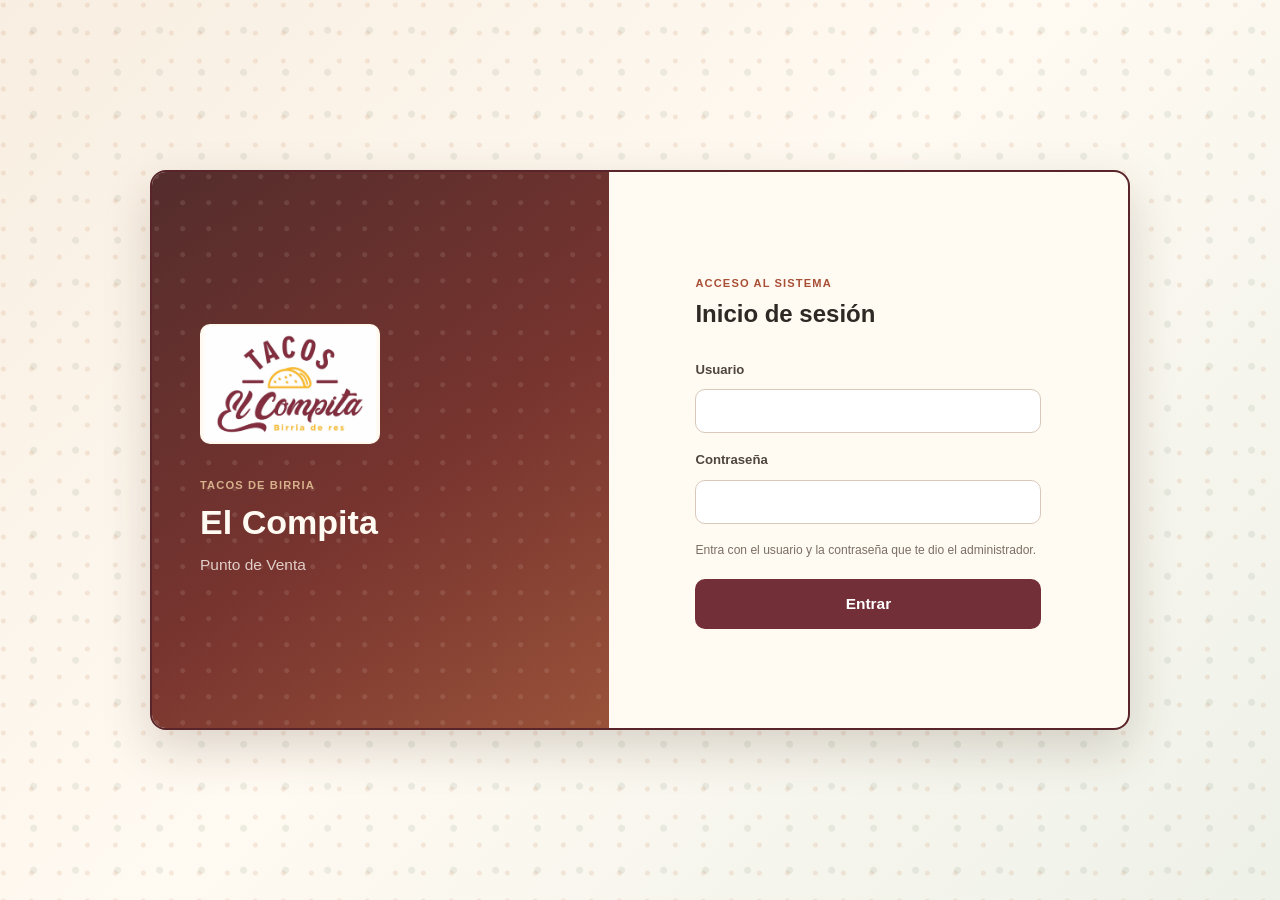
<file: POS/FronEnd/index.html>
<!DOCTYPE html>
<!--
    SISTEMA POS - TACOS DE BIRRIA EL COMPITA

    Estructura de la interfaz. La lógica vive en js/ (un archivo por módulo,
    cargados en orden al final del body) y la apariencia en css/styles.css.

    Mapa de secciones:
    1. Carga de sesión e inicio de sesión.
    2. Barra superior: logo, negocio, fecha, usuario y cierre de sesión.
    3. Navegación por rol: barra de pestañas del cajero y menú lateral con
       grupos desplegables del administrador.
    4. Pantallas: panel, venta, configuración, productos, almacén, categorías,
       ventas y cierre de caja.
    5. Modales y avisos.
-->
<html lang="es">
<head>
    <meta charset="UTF-8">
    <meta name="viewport" content="width=device-width, initial-scale=1, viewport-fit=cover">
    <meta name="theme-color" content="#6f292b">
    <!-- Permite "Agregar a pantalla de inicio" en el iPad y abrirla a pantalla completa. -->
    <meta name="apple-mobile-web-app-capable" content="yes">
    <meta name="mobile-web-app-capable" content="yes">
    <meta name="apple-mobile-web-app-status-bar-style" content="black-translucent">
    <meta name="apple-mobile-web-app-title" content="El Compita">
    <link rel="icon" href="../Public/assets/imagenes/Logo%20tcos%20el%20compita.jpg">
    <link rel="apple-touch-icon" href="../Public/assets/imagenes/Logo%20tcos%20el%20compita.jpg">
    <title>El Compita · Punto de Venta</title>
    <link rel="stylesheet" href="css/styles.css">
</head>
<body>
    <!-- Indicador de carga: se muestra mientras se verifica la sesión guardada. -->
    <div class="session-loading" id="session-loading" role="status" aria-live="polite">
        <span class="session-loading-spinner" aria-hidden="true"></span>
        <p>Cargando sesión…</p>
    </div>

    <!-- Acceso inicial: se muestra solo si no hay una sesión guardada válida. -->
    <main class="entry-screen" id="entry-screen" hidden>
        <section class="entry-panel" aria-labelledby="entry-title">
            <div class="entry-brand">
                <img src="../Public/assets/imagenes/Logo%20tcos%20el%20compita.jpg" alt="" class="entry-logo" width="180" height="120">
                <span class="eyebrow">Tacos de Birria</span>
                <h1 id="entry-title">El Compita</h1>
                <p>Punto de Venta</p>
            </div>
            <div class="entry-form-wrap">
                <span class="eyebrow">Acceso al sistema</span>
                <h2 id="login-heading">Inicio de sesión</h2>
                <!-- Enter (teclado físico) o "Ir" (teclado del iPad) envían el formulario.
                     No se elige rol: el servidor lo identifica con el usuario. -->
                <form id="entry-login-form" autocomplete="off" onsubmit="handleLoginSubmit(event)">
                    <label for="login-username">Usuario</label>
                    <input id="login-username" name="access-identifier" autocomplete="off" autocapitalize="none" autocorrect="off" spellcheck="false" enterkeyhint="go" required>
                    <label for="login-password">Contraseña</label>
                    <input id="login-password" name="access-secret" type="password" autocomplete="new-password" enterkeyhint="go" required>
                    <p class="entry-connection-note">Entra con el usuario y la contraseña que te dio el administrador.</p>
                    <button class="btn entry-submit" id="entry-submit" type="submit">Entrar</button>
                </form>
            </div>
        </section>
    </main>

    <div class="app" id="app-container" hidden>
        <!-- Barra superior: logo y nombre a la izquierda; fecha y sesión a la derecha. -->
        <header class="app-bar">
            <!-- Solo administrador: en celular abre y cierra el menú lateral; en
                 pantallas anchas lo contrae a iconos o lo vuelve a expandir. -->
            <button class="admin-nav-toggle" id="admin-nav-toggle" type="button" aria-controls="admin-nav" aria-expanded="false" onclick="toggleAdminNav()" hidden>
                <svg class="icon" viewBox="0 0 24 24" aria-hidden="true"><path d="M4 6h16M4 12h16M4 18h16"/></svg>
                <span class="visually-hidden" id="admin-nav-toggle-label">Menú</span>
            </button>
            <div class="brand">
                <img src="../Public/assets/imagenes/Logo%20tcos%20el%20compita.jpg" alt="Tacos de Birria El Compita" class="brand-logo" width="72" height="48">
                <div class="brand-text">
                    <span class="brand-kicker">Tacos de Birria</span>
                    <strong class="brand-name">El Compita</strong>
                </div>
            </div>
            <div class="app-bar-meta">
                <div class="business-day" aria-live="polite">
                    <span class="visually-hidden">Jornada del día:</span>
                    <strong id="current-business-date">Cargando fecha…</strong>
                </div>
                <div class="session-chip">
                    <span class="session-role" id="session-role"></span>
                    <span class="session-user" id="session-user"></span>
                </div>
                <button class="logout-button" id="session-logout" type="button" onclick="logoutSession()">
                    <svg class="icon" viewBox="0 0 24 24" aria-hidden="true"><path d="M15 4h4a1 1 0 0 1 1 1v14a1 1 0 0 1-1 1h-4"/><path d="M10 16l-4-4 4-4"/><path d="M6 12h10"/></svg>
                    <span>Cerrar sesión</span>
                </button>
            </div>
        </header>

        <!-- Navegación del cajero: cada botón activa una pantalla mediante showTab(). -->
        <nav class="tabs" id="cashier-nav" aria-label="Navegación principal">
            <button class="tab active" type="button" data-tab="pos" onclick="showTab('pos')">
                <svg class="icon" viewBox="0 0 24 24" aria-hidden="true"><circle cx="9" cy="20" r="1.5"/><circle cx="18" cy="20" r="1.5"/><path d="M2 3h3l2.6 12.4a1.5 1.5 0 0 0 1.5 1.1h8.9a1.5 1.5 0 0 0 1.5-1.2L21 8H6"/></svg>Venta
            </button>
            <button class="tab" type="button" data-tab="tables" onclick="showTab('tables')">
                <svg class="icon" viewBox="0 0 24 24" aria-hidden="true"><path d="M3 9h18"/><path d="M5 9v10M19 9v10"/><path d="M8 9V6h8v3"/></svg>Mesas
            </button>
            <button class="tab" type="button" data-tab="cashbox" onclick="showTab('cashbox')">
                <svg class="icon" viewBox="0 0 24 24" aria-hidden="true"><rect x="2" y="6" width="20" height="12" rx="2"/><circle cx="12" cy="12" r="2.5"/><path d="M6 12h.01M18 12h.01"/></svg>Cierre de caja
            </button>
            <button class="tab" type="button" data-tab="sales" onclick="showTab('sales')">
                <svg class="icon" viewBox="0 0 24 24" aria-hidden="true"><path d="M5 3h14v18l-3-2-2 2-2-2-2 2-2-2-3 2z"/><path d="M9 8h6M9 12h6M9 16h4"/></svg>Ventas
            </button>
        </nav>

        <!-- Navegación del administrador: menú lateral con grupos desplegables.
             Los botones usan las mismas data-tab que showTab() y se abre solo
             el grupo de la pantalla activa. En celular se muestra como cajón y en
             pantallas anchas se puede contraer a iconos: tocar el icono de un grupo
             despliega el menú encima de la pantalla y al elegir vuelve a iconos. -->
        <nav class="admin-nav" id="admin-nav" aria-label="Menú de administración" hidden>
            <button class="tab" type="button" data-tab="admin-dashboard" title="Panel" onclick="showTab('admin-dashboard')">
                <svg class="icon" viewBox="0 0 24 24" aria-hidden="true"><path d="M3 3v18h18"/><path d="M7 15l4-4 3 3 5-6"/></svg>
                <span class="admin-nav-label">Panel</span>
            </button>

            <div class="admin-nav-group">
                <button class="admin-nav-group-toggle" type="button" aria-expanded="false" aria-controls="admin-nav-sales" title="Ventas" onclick="toggleAdminNavGroup(this)">
                    <svg class="icon" viewBox="0 0 24 24" aria-hidden="true"><path d="M5 3h14v18l-3-2-2 2-2-2-2 2-2-2-3 2z"/><path d="M9 8h6M9 12h6M9 16h4"/></svg>
                    <span class="admin-nav-label">Ventas</span>
                    <svg class="icon admin-nav-chevron" viewBox="0 0 24 24" aria-hidden="true"><path d="M9 6l6 6-6 6"/></svg>
                </button>
                <div class="admin-nav-items" id="admin-nav-sales" hidden>
                    <button class="tab" type="button" data-tab="sales" onclick="showTab('sales')">Historial</button>
                    <button class="tab" type="button" data-tab="cashbox" onclick="showTab('cashbox')">Cierre de caja</button>
                </div>
            </div>

            <div class="admin-nav-group">
                <button class="admin-nav-group-toggle" type="button" aria-expanded="false" aria-controls="admin-nav-inventory" title="Inventario" onclick="toggleAdminNavGroup(this)">
                    <svg class="icon" viewBox="0 0 24 24" aria-hidden="true"><path d="M21 8l-9-5-9 5 9 5 9-5z"/><path d="M3 8v8l9 5 9-5V8"/><path d="M12 13v8"/></svg>
                    <span class="admin-nav-label">Inventario</span>
                    <svg class="icon admin-nav-chevron" viewBox="0 0 24 24" aria-hidden="true"><path d="M9 6l6 6-6 6"/></svg>
                </button>
                <div class="admin-nav-items" id="admin-nav-inventory" hidden>
                    <button class="tab" type="button" data-tab="admin" onclick="showTab('admin')">Productos</button>
                    <button class="tab" type="button" data-tab="categories" onclick="showTab('categories')">Categorías</button>
                    <button class="tab" type="button" data-tab="warehouse" onclick="showTab('warehouse')">Almacén</button>
                </div>
            </div>

            <div class="admin-nav-group">
                <button class="admin-nav-group-toggle" type="button" aria-expanded="false" aria-controls="admin-nav-system" title="Sistema" onclick="toggleAdminNavGroup(this)">
                    <svg class="icon" viewBox="0 0 24 24" aria-hidden="true"><path d="M4 6h10M18 6h2M4 12h4M12 12h8M4 18h12"/><circle cx="16" cy="6" r="2"/><circle cx="10" cy="12" r="2"/><circle cx="18" cy="18" r="2"/></svg>
                    <span class="admin-nav-label">Sistema</span>
                    <svg class="icon admin-nav-chevron" viewBox="0 0 24 24" aria-hidden="true"><path d="M9 6l6 6-6 6"/></svg>
                </button>
                <div class="admin-nav-items" id="admin-nav-system" hidden>
                    <button class="tab" type="button" data-tab="users" onclick="showTab('users')">Usuarios</button>
                    <button class="tab" type="button" data-tab="settings" onclick="showTab('settings')">Configuración</button>
                </div>
            </div>
        </nav>
        <!-- Fondo oscuro detrás del menú en celular; tocarlo cierra el menú. -->
        <div class="admin-nav-backdrop" onclick="closeAdminNav()" aria-hidden="true"></div>

        <main class="app-content">
            <!-- Panel administrativo: sus indicadores se calculan con el historial local actual. -->
            <section id="admin-dashboard-tab" class="tab-content" aria-labelledby="dashboard-title">
                <div class="page-heading">
                    <div>
                        <span class="eyebrow">Administración</span>
                        <h2 id="dashboard-title">Resumen del negocio</h2>
                    </div>
                    <label class="inline-field" for="dashboard-period">Periodo
                        <select id="dashboard-period" onchange="renderAdminDashboard()">
                            <option value="today">Hoy</option>
                            <option value="7">Últimos 7 días</option>
                            <option value="30">Últimos 30 días</option>
                            <option value="all">Todo el historial</option>
                        </select>
                    </label>
                </div>
                <div class="dashboard-metrics" aria-live="polite">
                    <article class="dashboard-metric"><span>Ventas netas</span><strong id="admin-metric-sales">$0.00</strong><small id="admin-metric-sales-caption">Periodo seleccionado</small></article>
                    <article class="dashboard-metric"><span>Transacciones</span><strong id="admin-metric-count">0</strong><small>Ventas registradas</small></article>
                    <article class="dashboard-metric"><span>Promedio por venta</span><strong id="admin-metric-average">$0.00</strong><small>Ticket promedio</small></article>
                    <article class="dashboard-metric"><span>Artículos vendidos</span><strong id="admin-metric-items">0</strong><small>Unidades en el periodo</small></article>
                </div>
                <div class="dashboard-columns">
                    <section class="panel">
                        <div class="panel-heading"><h3>Ventas por día</h3><span id="admin-chart-caption">Periodo seleccionado</span></div>
                        <div class="dashboard-chart" id="admin-sales-chart" aria-label="Gráfica de ventas por día"></div>
                    </section>
                    <section class="panel">
                        <div class="panel-heading"><h3>Inventario por revisar</h3><span id="admin-stock-count">0 productos</span></div>
                        <div class="dashboard-stock-list" id="admin-stock-alerts"></div>
                    </section>
                </div>
                <section class="panel">
                    <div class="panel-heading"><h3>Ventas recientes</h3><button class="btn btn-secondary btn-compact" type="button" onclick="showTab('sales')">Ver historial</button></div>
                    <div class="dashboard-recent-sales" id="admin-recent-sales"></div>
                </section>
            </section>

            <!-- Venta: catálogo de productos, carrito y resumen de la jornada. -->
            <section id="pos-tab" class="tab-content active" aria-label="Venta">
                <div class="pos-layout">
                    <div class="products-section">
                        <!-- Filtros de categoría; los genera loadCategoryTabs(). -->
                        <div class="category-tabs" id="category-tabs" role="group" aria-label="Categorías"></div>
                        <div id="products-grid" class="products-grid"></div>
                    </div>

                    <aside class="cart-section" aria-labelledby="cart-title">
                        <div class="cart-header">
                            <h3 id="cart-title">Carrito</h3>
                        </div>
                        <div class="cart-items" id="cart-items">
                            <div class="empty-cart">
                                <p>Carrito vacío<br>Toca un producto para comenzar</p>
                            </div>
                        </div>
                        <div class="cart-total" id="cart-total" hidden>
                            <div class="total-line">
                                <span>Subtotal</span>
                                <span id="subtotal">$0.00</span>
                            </div>
                            <div class="total-line">
                                <span id="tax-label">IVA</span>
                                <span id="tax">$0.00</span>
                            </div>
                            <div class="total-line final">
                                <span>Total</span>
                                <span id="total">$0.00</span>
                            </div>
                            <button class="checkout-btn" type="button" onclick="checkout()">Procesar venta</button>
                        </div>
                    </aside>

                    <div class="pos-today-summary">
                        <div><span>Ventas de hoy</span><strong id="today-sales-total">$0.00</strong></div>
                        <div><span>Órdenes</span><strong id="today-sales-count">0</strong></div>
                        <div><span>Artículos vendidos</span><strong id="today-items-count">0</strong></div>
                        <button class="btn btn-secondary btn-compact" type="button" onclick="showTab('cashbox')">Ir a cierre de caja</button>
                    </div>
                </div>
            </section>

            <!-- Mesas (mesero y cajero): cuadrícula de mesas y comanda de la mesa
                 elegida. La dibuja js/orders.js con datos de /api/comandas/. -->
            <section id="tables-tab" class="tab-content" aria-label="Mesas">
                <div id="tables-view"></div>
            </section>

            <!-- Configuración: tipo de cambio, IVA y mantenimiento de datos. -->
            <section id="settings-tab" class="tab-content" aria-labelledby="settings-title">
                <div class="page-heading">
                    <div>
                        <span class="eyebrow">Administración</span>
                        <h2 id="settings-title">Configuración del sistema</h2>
                    </div>
                </div>

                <div class="settings-container">
                    <!-- Tipo de cambio MXN/USD. -->
                    <div class="panel">
                        <h3>Tipo de cambio (dólar)</h3>
                        <form id="exchange-rate-form" onsubmit="updateExchangeRate(event)">
                            <div class="form-group">
                                <label for="exchange-rate-input">Tipo de cambio actual (MXN por USD)</label>
                                <div class="input-with-badge">
                                    <input type="number" id="exchange-rate-input" step="0.01" min="0" required placeholder="19.50" inputmode="decimal">
                                    <span class="value-badge" id="exchange-rate-display">$ ---</span>
                                </div>
                            </div>
                            <p class="field-help">Se usa para mostrar los precios también en dólares.</p>
                            <button type="submit" class="btn">Guardar tipo de cambio</button>
                        </form>
                        <p class="panel-footnote">Actual: <strong id="current-exchange-rate">$ ---</strong> MXN por USD</p>
                    </div>

                    <!-- Porcentaje de IVA de las ventas. -->
                    <div class="panel">
                        <h3>IVA</h3>
                        <form id="tax-rate-form" onsubmit="updateTaxRate(event)">
                            <div class="form-group">
                                <label for="tax-rate-input">Porcentaje de IVA (%)</label>
                                <div class="input-with-badge">
                                    <input type="number" id="tax-rate-input" step="0.01" min="0" max="100" required placeholder="8.00" inputmode="decimal">
                                    <span class="value-badge" id="tax-rate-display">---</span>
                                </div>
                            </div>
                            <p class="field-help">Ejemplo: con IVA de 8% y subtotal de $100 se agregan $8.</p>
                            <button type="submit" class="btn">Guardar IVA</button>
                        </form>
                        <p class="panel-footnote">Actual: <strong id="current-tax-rate">---</strong>%</p>
                    </div>

                    <!-- Número de mesas de la cuadrícula de comandas. -->
                    <div class="panel">
                        <h3>Mesas</h3>
                        <form id="table-count-form" onsubmit="updateTableCount(event)">
                            <div class="form-group">
                                <label for="table-count-input">Número de mesas</label>
                                <div class="input-with-badge">
                                    <input type="number" id="table-count-input" step="1" min="1" max="100" required placeholder="10" inputmode="numeric">
                                    <span class="value-badge" id="table-count-display">---</span>
                                </div>
                            </div>
                            <p class="field-help">Los meseros ven las mesas de la 1 a este número. No se pueden quitar mesas con una comanda abierta.</p>
                            <button type="submit" class="btn">Guardar mesas</button>
                        </form>
                    </div>
                </div>
            </section>

            <!-- Usuarios (solo administrador): alta, rol, activación y contraseñas. Usa siempre la API. -->
            <section id="users-tab" class="tab-content" aria-labelledby="users-title">
                <div class="page-heading">
                    <div>
                        <span class="eyebrow">Administración</span>
                        <h2 id="users-title">Usuarios</h2>
                    </div>
                    <div class="toolbar">
                        <label class="check-field">
                            <input type="checkbox" id="users-show-inactive" onchange="renderUsers()">
                            Mostrar inactivos
                        </label>
                        <button class="btn btn-secondary btn-compact" type="button" onclick="loadUsers()">Actualizar</button>
                    </div>
                </div>

                <div class="users-layout">
                    <div class="panel">
                        <div class="panel-heading">
                            <h3>Cuentas del sistema</h3>
                            <span id="users-count">0 activos</span>
                        </div>
                        <div class="table-wrapper">
                            <table class="data-table">
                                <thead>
                                    <tr>
                                        <th scope="col">Usuario</th>
                                        <th scope="col">Nombre</th>
                                        <th scope="col">Rol</th>
                                        <th scope="col">Estado</th>
                                        <th scope="col">Último acceso</th>
                                        <th scope="col">Acciones</th>
                                    </tr>
                                </thead>
                                <tbody id="users-list"></tbody>
                            </table>
                        </div>
                        <p class="field-help users-note">Los usuarios no se borran: se desactivan para conservar quién hizo cada venta y cierre. Debe quedar siempre al menos un administrador activo.</p>
                    </div>

                    <div class="users-forms">
                        <div class="panel panel-accent">
                            <span class="eyebrow">Nueva cuenta</span>
                            <h3>Agregar usuario</h3>
                            <form id="user-create-form" onsubmit="createUser(event)">
                                <div class="form-group">
                                    <label for="user-username">Usuario</label>
                                    <input type="text" id="user-username" required maxlength="150" pattern="[A-Za-z0-9.@+_\-]+" autocomplete="off" autocapitalize="none" spellcheck="false" placeholder="Ej.: maria">
                                    <small class="field-help">Sin espacios. Es el nombre para iniciar sesión.</small>
                                </div>
                                <div class="form-group">
                                    <label for="user-first-name">Nombre</label>
                                    <input type="text" id="user-first-name" maxlength="150" autocomplete="off">
                                </div>
                                <div class="form-group">
                                    <label for="user-last-name">Apellido</label>
                                    <input type="text" id="user-last-name" maxlength="150" autocomplete="off">
                                </div>
                                <div class="form-group">
                                    <label for="user-role">Rol</label>
                                    <select id="user-role" required>
                                        <option value="cashier">Cajero</option>
                                        <option value="admin">Administrador</option>
                                        <option value="waiter">Mesero</option>
                                    </select>
                                </div>
                                <div class="form-group">
                                    <label for="user-password">Contraseña</label>
                                    <input type="password" id="user-password" required minlength="8" autocomplete="new-password">
                                    <small class="field-help">Mínimo 8 caracteres; no puede ser solo números ni una contraseña común.</small>
                                </div>
                                <div class="form-group">
                                    <label for="user-password-confirm">Confirmar contraseña</label>
                                    <input type="password" id="user-password-confirm" required minlength="8" autocomplete="new-password">
                                </div>
                                <button type="submit" class="btn btn-block">Crear usuario</button>
                            </form>
                        </div>

                        <div class="panel">
                            <span class="eyebrow">Acceso</span>
                            <h3>Restablecer contraseña</h3>
                            <p class="field-help">El usuario deberá iniciar sesión de nuevo con la contraseña nueva.</p>
                            <form id="reset-password-form" onsubmit="resetUserPassword(event)">
                                <div class="form-group">
                                    <label for="reset-password-user">Usuario</label>
                                    <select id="reset-password-user" required></select>
                                </div>
                                <div class="form-group">
                                    <label for="reset-password">Contraseña nueva</label>
                                    <input type="password" id="reset-password" required minlength="8" autocomplete="new-password">
                                </div>
                                <div class="form-group">
                                    <label for="reset-password-confirm">Confirmar contraseña</label>
                                    <input type="password" id="reset-password-confirm" required minlength="8" autocomplete="new-password">
                                </div>
                                <button type="submit" class="btn btn-secondary btn-block">Cambiar contraseña</button>
                            </form>
                        </div>
                    </div>
                </div>
            </section>

            <!-- Productos: formulario de alta y lista administrativa del catálogo. -->
            <section id="admin-tab" class="tab-content" aria-labelledby="products-title">
                <div class="page-heading">
                    <div>
                        <span class="eyebrow">Catálogo</span>
                        <h2 id="products-title">Productos</h2>
                    </div>
                </div>
                <div class="admin-section">
                    <div class="panel">
                        <h3>Agregar producto</h3>
                        <form id="add-product-form" onsubmit="addProduct(event)">
                            <div class="form-group">
                                <label for="product-name">Nombre del producto</label>
                                <input type="text" id="product-name" required placeholder="Ej.: Coca Cola 600 ml" autocomplete="off">
                            </div>
                            <div class="form-group">
                                <label for="product-price">Precio</label>
                                <input type="number" id="product-price" step="0.01" min="0" required placeholder="0.00" inputmode="decimal">
                            </div>
                            <div class="form-group">
                                <label for="product-category">Categoría</label>
                                <div class="category-selector">
                                    <select id="product-category" required>
                                        <option value="">Seleccionar categoría…</option>
                                    </select>
                                    <button type="button" class="btn btn-secondary" onclick="showNewCategoryForm()">+ Nueva</button>
                                </div>
                            </div>
                            <div class="form-group" id="new-category-form" hidden>
                                <label for="new-category-name">Nombre de la nueva categoría</label>
                                <div class="category-selector">
                                    <input type="text" id="new-category-name" placeholder="Ej.: Bebidas calientes" autocomplete="off">
                                    <input type="color" id="new-category-color" value="#722F37" aria-label="Color de la categoría">
                                    <button type="button" class="btn btn-secondary" onclick="createNewCategory()">Crear</button>
                                    <button type="button" class="btn btn-ghost" onclick="hideNewCategoryForm()">Cancelar</button>
                                </div>
                            </div>
                            <!-- Solo los consumibles (refrescos, aguas…) se cuentan en el almacén. -->
                            <div class="form-group">
                                <label class="check-field">
                                    <input type="checkbox" id="product-track-inventory">
                                    Controlar en almacén
                                </label>
                                <small class="field-help">Márcalo en refrescos, aguas y otros productos por pieza. La comida (tacos, quesadillas, consomé) no se cuenta.</small>
                            </div>
                            <!-- Imagen opcional del producto; se comprime antes de guardarla. -->
                            <div class="form-group">
                                <label for="product-image">Imagen del producto (opcional)</label>
                                <input type="file" id="product-image" name="product-image" accept="image/*">
                            </div>
                            <button type="submit" class="btn">Agregar producto</button>
                        </form>
                    </div>

                    <div class="panel">
                        <div class="panel-heading">
                            <h3>Lista de productos</h3>
                            <button class="btn btn-danger btn-compact" type="button" onclick="deleteAllProducts()">Borrar todos</button>
                        </div>
                        <div id="product-list" class="item-list"></div>
                    </div>
                </div>
            </section>

            <!-- Almacén: consulta existencias y registra entradas o ajustes. -->
            <section id="warehouse-tab" class="tab-content" aria-labelledby="warehouse-title">
                <div class="page-heading">
                    <div>
                        <span class="eyebrow">Inventario</span>
                        <h2 id="warehouse-title">Almacén</h2>
                    </div>
                    <div class="toolbar">
                        <label class="inline-field" for="warehouse-search">Buscar
                            <input type="search" id="warehouse-search" placeholder="Artículo…" oninput="loadWarehouse()" autocomplete="off">
                        </label>
                        <label class="check-field">
                            <input type="checkbox" id="warehouse-low-stock" onchange="loadWarehouse()">
                            Solo stock bajo
                        </label>
                    </div>
                </div>

                <div class="warehouse-layout">
                    <div class="panel">
                        <div class="panel-heading">
                            <h3>Existencias actuales</h3>
                            <span id="warehouse-product-count">0 artículos</span>
                        </div>
                        <p class="field-help">Solo consumibles por pieza: refrescos y aguas marcados en Productos, más los insumos como vasos, platos y cucharas.</p>
                        <div class="table-wrapper">
                            <table class="data-table">
                                <thead>
                                    <tr>
                                        <th scope="col">Artículo</th>
                                        <th scope="col">Tipo</th>
                                        <th scope="col" class="num">Existencia</th>
                                        <th scope="col" class="num">Mínimo</th>
                                        <th scope="col">Estado</th>
                                        <th scope="col"><span class="visually-hidden">Acciones</span></th>
                                    </tr>
                                </thead>
                                <tbody id="warehouse-list"></tbody>
                            </table>
                        </div>
                    </div>

                    <div class="warehouse-forms">
                    <div class="panel panel-accent">
                        <span class="eyebrow">Operación de inventario</span>
                        <h3>Actualizar existencias</h3>
                        <p class="field-help">Registra entradas, salidas o correcciones para mantener el stock al día.</p>
                        <form id="inventory-movement-form" onsubmit="registerInventoryMovement(event)">
                            <div class="form-group">
                                <label for="movement-product">Artículo</label>
                                <select id="movement-product" required></select>
                            </div>
                            <div class="form-group">
                                <label for="movement-type">Tipo de movimiento</label>
                                <select id="movement-type" required>
                                    <option value="entrada">Entrada de mercancía</option>
                                    <option value="ajuste">Ajuste de inventario</option>
                                    <option value="salida">Salida o pérdida</option>
                                </select>
                            </div>
                            <div class="form-group">
                                <label for="movement-quantity">Cantidad</label>
                                <input type="number" id="movement-quantity" min="0" step="1" required placeholder="0" inputmode="numeric">
                                <small class="field-help">Usa números enteros. En un ajuste, escribe el stock real contado.</small>
                            </div>
                            <div class="form-group">
                                <label for="movement-reason">Motivo</label>
                                <input type="text" id="movement-reason" maxlength="120" placeholder="Ej.: Compra de mercancía" autocomplete="off">
                            </div>
                            <button type="submit" class="btn btn-block">Guardar movimiento</button>
                        </form>
                    </div>

                    <div class="panel">
                        <span class="eyebrow">Insumos</span>
                        <h3>Agregar insumo</h3>
                        <p class="field-help">Artículos que se usan pero no se venden, como vasos, platos o cucharas.</p>
                        <form id="supply-form" onsubmit="addSupply(event)">
                            <div class="form-group">
                                <label for="supply-name">Nombre</label>
                                <input type="text" id="supply-name" maxlength="80" required placeholder="Ej.: Vasos desechables" autocomplete="off">
                            </div>
                            <div class="form-group">
                                <label for="supply-minimum">Stock mínimo</label>
                                <input type="number" id="supply-minimum" min="0" step="1" value="5" required inputmode="numeric">
                            </div>
                            <button type="submit" class="btn btn-secondary btn-block">Agregar insumo</button>
                        </form>
                    </div>
                    </div>
                </div>
            </section>

            <!-- Categorías: creación, color identificador y lista de categorías. -->
            <section id="categories-tab" class="tab-content" aria-labelledby="categories-title">
                <div class="page-heading">
                    <div>
                        <span class="eyebrow">Catálogo</span>
                        <h2 id="categories-title">Categorías</h2>
                    </div>
                </div>
                <div class="admin-section">
                    <div class="panel">
                        <h3>Crear nueva categoría</h3>
                        <form id="add-category-form" onsubmit="addCategoryFromForm(event)">
                            <div class="form-group">
                                <label for="category-name">Nombre de la categoría</label>
                                <input type="text" id="category-name" required placeholder="Ej.: Bebidas calientes" autocomplete="off">
                            </div>
                            <div class="form-group">
                                <label for="category-color">Color de la categoría</label>
                                <div class="color-selector">
                                    <input type="color" id="category-color" value="#722F37">
                                    <div class="color-presets" role="group" aria-label="Colores sugeridos">
                                        <button type="button" class="color-preset" data-color="#722F37" style="--swatch: #722F37" onclick="setColor('#722F37')" aria-label="Guinda" aria-pressed="false"></button>
                                        <button type="button" class="color-preset" data-color="#3498db" style="--swatch: #3498db" onclick="setColor('#3498db')" aria-label="Azul" aria-pressed="false"></button>
                                        <button type="button" class="color-preset" data-color="#e74c3c" style="--swatch: #e74c3c" onclick="setColor('#e74c3c')" aria-label="Rojo" aria-pressed="false"></button>
                                        <button type="button" class="color-preset" data-color="#f39c12" style="--swatch: #f39c12" onclick="setColor('#f39c12')" aria-label="Naranja" aria-pressed="false"></button>
                                        <button type="button" class="color-preset" data-color="#9b59b6" style="--swatch: #9b59b6" onclick="setColor('#9b59b6')" aria-label="Morado" aria-pressed="false"></button>
                                        <button type="button" class="color-preset" data-color="#27ae60" style="--swatch: #27ae60" onclick="setColor('#27ae60')" aria-label="Verde" aria-pressed="false"></button>
                                        <button type="button" class="color-preset" data-color="#34495e" style="--swatch: #34495e" onclick="setColor('#34495e')" aria-label="Gris azulado" aria-pressed="false"></button>
                                        <button type="button" class="color-preset" data-color="#e67e22" style="--swatch: #e67e22" onclick="setColor('#e67e22')" aria-label="Calabaza" aria-pressed="false"></button>
                                    </div>
                                </div>
                            </div>
                            <button type="submit" class="btn">Crear categoría</button>
                        </form>
                    </div>

                    <div class="panel">
                        <div class="panel-heading">
                            <h3>Lista de categorías</h3>
                            <button class="btn btn-danger btn-compact" type="button" onclick="deleteAllCategories()">Borrar todas</button>
                        </div>
                        <div id="category-list" class="item-list"></div>
                    </div>
                </div>
            </section>

            <!-- Ventas: filtros, indicadores y detalle del historial de transacciones. -->
            <section id="sales-tab" class="tab-content" aria-labelledby="sales-title">
                <div class="page-heading">
                    <div>
                        <span class="eyebrow">Historial</span>
                        <h2 id="sales-title">Ventas</h2>
                    </div>
                    <div class="toolbar">
                        <label class="inline-field" for="date-filter">Filtrar por
                            <select id="date-filter" onchange="filterSalesByPeriod()">
                                <option value="today">Hoy</option>
                                <option value="week">Esta semana</option>
                                <option value="month">Este mes</option>
                                <option value="all">Todas las ventas</option>
                            </select>
                        </label>
                        <div class="inline-field">
                            <span id="date-range-label">Rango de fechas</span>
                            <div class="date-range" role="group" aria-labelledby="date-range-label">
                                <input type="date" id="start-date" onchange="filterSales()" aria-label="Desde">
                                <span aria-hidden="true">a</span>
                                <input type="date" id="end-date" onchange="filterSales()" aria-label="Hasta">
                            </div>
                        </div>
                    </div>
                </div>

                <!-- Las ventas no se borran: el administrador las cancela una por una en la lista. -->
                <div class="toolbar toolbar-actions">
                    <button class="btn btn-secondary btn-compact" type="button" onclick="exportSales()">Exportar</button>
                    <button class="btn btn-secondary btn-compact" type="button" id="verify-sales-btn" onclick="verifySalesIntegrity()">Verificar</button>
                </div>

                <div class="sales-summary">
                    <div class="summary-card">
                        <h3>Total del periodo</h3>
                        <span id="total-sales">$0.00</span>
                    </div>
                    <div class="summary-card">
                        <h3>Número de ventas</h3>
                        <span id="total-transactions">0</span>
                    </div>
                    <div class="summary-card">
                        <h3>Productos vendidos</h3>
                        <span id="total-items">0</span>
                    </div>
                    <div class="summary-card">
                        <h3>Promedio por venta</h3>
                        <span id="average-sale">$0.00</span>
                    </div>
                </div>

                <div class="panel panel-flush">
                    <div class="panel-heading panel-heading-bar">
                        <h3>Lista de ventas</h3>
                        <input type="search" class="search-input" id="sales-search" placeholder="Buscar por ID o productos…" oninput="searchSales()" aria-label="Buscar ventas" autocomplete="off">
                    </div>
                    <div id="sales-list" class="sales-list">
                        <div class="empty-sales">
                            <p>No hay ventas registradas<br>Las ventas aparecerán aquí</p>
                        </div>
                    </div>
                </div>
            </section>

            <!-- Caja: registra el fondo inicial y calcula el cierre de la jornada. -->
            <section id="cashbox-tab" class="tab-content" aria-labelledby="cashbox-title">
                <div class="page-heading">
                    <div>
                        <span class="eyebrow" id="cashbox-eyebrow">Inicio de jornada</span>
                        <h2 id="cashbox-title">Apertura y cierre de caja</h2>
                        <p class="page-subtitle" id="cashbox-subtitle">Primero registra únicamente el fondo inicial. Al terminar el día podrás revisar y guardar el cierre.</p>
                    </div>
                    <div class="status-pill" id="cashbox-status">Sin cierre de hoy</div>
                </div>

                <!-- Apertura y cierre: solo el cajero; el administrador ve únicamente el historial. -->
                <div class="cashbox-container" id="cashbox-operation">
                    <div class="panel">
                        <h3>1. Iniciar caja</h3>
                        <form id="opening-cash-form" onsubmit="openCashBox(event)">
                            <div class="form-group">
                                <label for="initial-fund">Fondo inicial de caja ($)</label>
                                <input type="number" id="initial-fund" step="0.01" min="0" required placeholder="5000.00" inputmode="decimal">
                            </div>
                            <button type="submit" class="btn">Iniciar jornada</button>
                        </form>
                        <div class="opening-fund-display">
                            Fondo protegido de hoy: <strong id="opening-fund-value">$0.00</strong>
                        </div>

                        <h3 class="cashbox-step-title" id="cashbox-closing-step">2. Cerrar caja</h3>
                        <form id="cashbox-form" onsubmit="calculateCashBox(event)">
                            <div class="form-group">
                                <label for="daily-sales">Total de ventas del día ($)</label>
                                <input type="number" id="daily-sales" step="0.01" min="0" readonly>
                                <small class="field-help">Se obtiene automáticamente de las ventas registradas.</small>
                            </div>
                            <button type="submit" class="btn">Revisar cierre</button>
                        </form>
                    </div>

                    <!-- Resultados: muestra fondo protegido, ventas y efectivo esperado. -->
                    <div class="panel cashbox-results-panel" id="cashbox-results" hidden>
                        <h3>3. Resumen del cierre</h3>
                        <div class="result-item">
                            <span>Fondo protegido</span>
                            <span class="result-value" id="retained-cash">$0.00</span>
                        </div>
                        <div class="result-item">
                            <span>Ventas para retirar</span>
                            <span class="result-value" id="total-cashbox">$0.00</span>
                        </div>
                        <div class="result-item">
                            <span>Total esperado en caja</span>
                            <span class="result-value" id="net-sales">$0.00</span>
                        </div>
                        <button class="btn btn-success btn-block" type="button" onclick="confirmCashBoxRecord()">Guardar cierre de jornada</button>
                    </div>
                </div>

                <!-- Historial de cierres anteriores (solo administrador; los cierres no se borran). -->
                <div class="panel" id="cashbox-history">
                    <div class="panel-heading">
                        <h3>Historial de cierres</h3>
                        <div class="toolbar">
                            <button class="btn btn-secondary btn-compact" type="button" onclick="exportCashBoxHistory()">Exportar CSV</button>
                        </div>
                    </div>
                    <div class="table-wrapper">
                        <table class="data-table" id="cashbox-table">
                            <thead>
                                <tr>
                                    <th scope="col">Fecha y hora</th>
                                    <th scope="col" class="num">Fondo inicial</th>
                                    <th scope="col" class="num">Ventas</th>
                                    <th scope="col" class="num">Gastos</th>
                                    <th scope="col" class="num">Efectivo contado</th>
                                    <th scope="col" class="num">Fondo retenido</th>
                                    <th scope="col" class="num">Retiro</th>
                                    <th scope="col">Cerró</th>
                                </tr>
                            </thead>
                            <tbody id="cashbox-tbody">
                                <tr>
                                    <td colspan="8" class="table-empty">No hay cierres registrados</td>
                                </tr>
                            </tbody>
                        </table>
                    </div>
                </div>
            </section>
        </main>
    </div>

    <!-- Modal de venta: revisa artículos, IVA y total antes de registrar. -->
    <div id="sale-confirmation-modal" class="sale-modal" role="dialog" aria-modal="true" aria-labelledby="sale-modal-title" hidden>
        <div class="sale-modal-backdrop" onclick="closeSaleModal()"></div>
        <div class="sale-modal-card">
            <div class="sale-modal-header">
                <div>
                    <span class="eyebrow">Revisar pedido</span>
                    <h2 id="sale-modal-title">Confirmar venta</h2>
                </div>
                <button class="sale-modal-close" type="button" onclick="closeSaleModal()" aria-label="Cerrar">×</button>
            </div>
            <div class="sale-modal-items" id="sale-modal-items"></div>
            <div class="sale-modal-totals">
                <div><span>Subtotal</span><strong id="sale-modal-subtotal">$0.00</strong></div>
                <div><span>IVA</span><strong id="sale-modal-tax">$0.00</strong></div>
                <div class="sale-modal-total"><span>Total a cobrar</span><strong id="sale-modal-total">$0.00</strong></div>
            </div>
            <div class="sale-modal-actions">
                <button class="btn btn-ghost" type="button" onclick="closeSaleModal()">Seguir revisando</button>
                <button class="btn btn-success sale-confirm-btn" type="button" onclick="confirmSale()">Confirmar y registrar venta</button>
            </div>
        </div>
    </div>

    <!-- Modal general: confirma aperturas, eliminaciones y cambios importantes. -->
    <div id="action-confirmation-modal" class="sale-modal" role="dialog" aria-modal="true" aria-labelledby="action-modal-title" hidden>
        <div class="sale-modal-backdrop" onclick="closeActionModal()"></div>
        <div class="sale-modal-card action-modal-card">
            <div class="sale-modal-header">
                <div>
                    <span class="eyebrow" id="action-modal-eyebrow">Revisar cambio</span>
                    <h2 id="action-modal-title">Confirmar cambio</h2>
                </div>
                <button class="sale-modal-close" type="button" onclick="closeActionModal()" aria-label="Cerrar">×</button>
            </div>
            <div class="action-modal-message" id="action-modal-message"></div>
            <div class="sale-modal-actions">
                <button class="btn btn-ghost" type="button" onclick="closeActionModal()">Cancelar</button>
                <button class="btn btn-success sale-confirm-btn" type="button" onclick="confirmActionModal()">Confirmar cambio</button>
            </div>
        </div>
    </div>

    <!-- Modal para pedir un dato (nombre, stock mínimo, motivo); lo abre openInputModal() en ui.js. -->
    <div id="input-modal" class="sale-modal" role="dialog" aria-modal="true" aria-labelledby="input-modal-title" hidden>
        <div class="sale-modal-backdrop" onclick="closeInputModal(null)"></div>
        <form class="sale-modal-card action-modal-card" id="input-modal-form" onsubmit="submitInputModal(event)" novalidate>
            <div class="sale-modal-header">
                <div>
                    <span class="eyebrow" id="input-modal-eyebrow"></span>
                    <h2 id="input-modal-title"></h2>
                </div>
                <button class="sale-modal-close" type="button" onclick="closeInputModal(null)" aria-label="Cerrar">×</button>
            </div>
            <div class="action-modal-message" id="input-modal-message"></div>
            <div class="form-group input-modal-field">
                <label for="input-modal-input" id="input-modal-label"></label>
                <input id="input-modal-input" autocomplete="off">
                <small class="field-help input-modal-error" id="input-modal-error" hidden></small>
            </div>
            <div class="sale-modal-actions">
                <button class="btn btn-ghost" type="button" onclick="closeInputModal(null)">Cancelar</button>
                <button class="btn btn-success" type="submit" id="input-modal-confirm">Guardar</button>
            </div>
        </form>
    </div>

    <!-- Avisos temporales (showNotification). -->
    <div class="toast-region" id="toast-region" role="status" aria-live="polite"></div>

    <!-- Módulos: el orden importa (estado → persistencia → utilidades → pantallas → arranque). -->
    <script src="js/api.js"></script>
    <script src="js/state.js"></script>
    <script src="js/storage.js"></script>
    <script src="js/utils.js"></script>
    <script src="js/ui.js"></script>
    <script src="js/session.js"></script>
    <script src="js/navigation.js"></script>
    <script src="js/categories.js"></script>
    <script src="js/products.js"></script>
    <script src="js/cart.js"></script>
    <script src="js/orders.js"></script>
    <script src="js/sales.js"></script>
    <script src="js/dashboard.js"></script>
    <script src="js/cashbox.js"></script>
    <script src="js/warehouse.js"></script>
    <script src="js/settings.js"></script>
    <script src="js/users.js"></script>
    <script src="js/main.js"></script>
</body>
</html>
</file>
<file: POS/FronEnd/css/styles.css>
/* ============================================
   SISTEMA POS - TACOS DE BIRRIA EL COMPITA
   ============================================
   Pensado primero para iPad (táctil, horizontal y vertical); también
   funciona en computadora y en celular.

   Mapa del archivo:
   1. Variables (colores, radios, sombras, tamaños táctiles).
   2. Base: reinicio de estilos, tipografía, foco, iconos y utilidades.
   3. Botones y formularios.
   4. Carga de sesión y pantalla de acceso.
   5. Estructura de la app: barra superior, pestañas y área de contenido.
   6. Componentes comunes: encabezados de página, paneles, listas, tablas.
   7. Pantallas: Panel, Venta, Productos/Categorías, Almacén, Ventas,
      Caja y Configuración.
   8. Modales y avisos.
   9. Diseño adaptable: iPad vertical, iPad horizontal y celular.

   Reglas táctiles: todo :hover vive dentro de
   @media (hover: hover) and (pointer: fine) para que no se quede "pegado"
   en el iPad; los controles miden al menos 44 px; los campos usan 16 px
   para que Safari no haga zoom al enfocarlos.
   ============================================ */

/* ============================================
   1. VARIABLES
   ============================================ */
:root {
    /* Marca */
    --brand: #722f37;
    --brand-strong: #5a252a;
    --brand-soft: #f6e7e2;
    --clay: #a94f36;
    --header-from: #6f292b;
    --header-via: #8f3b32;
    --header-to: #a65538;
    --nav-bg: #3d3932;

    /* Superficies y texto */
    --page: #f6efe5;
    --surface: #fffdf9;
    --surface-2: #f8f2ea;
    --line: #eadccf;
    --line-strong: #d8c9bb;
    --ink: #2f2925;
    --ink-2: #4f463f;
    --muted: #7a6f66;
    --on-dark: #fff8ed;

    /* Estados */
    --success: #2f7d4f;
    --success-strong: #276a42;
    --success-soft: #e6f4ec;
    --warning: #8a5a00;
    --warning-soft: #fff3cd;
    --danger: #b3261e;
    --danger-soft: #fdecea;
    --sage: #536b4f;

    /* Forma */
    --radius-sm: 8px;
    --radius: 12px;
    --radius-lg: 16px;
    --shadow-sm: 0 1px 3px rgba(60, 40, 30, 0.08);
    --shadow: 0 6px 18px rgba(80, 50, 35, 0.08);
    --shadow-lg: 0 20px 60px rgba(0, 0, 0, 0.28);
    --focus-ring: 0 0 0 3px rgba(114, 47, 55, 0.35);

    /* Tamaños táctiles */
    --tap: 44px;
    --gutter: 20px;
    --ease-out: cubic-bezier(0.22, 1, 0.36, 1);
}

/* ============================================
   2. BASE
   ============================================ */
*,
*::before,
*::after {
    margin: 0;
    padding: 0;
    box-sizing: border-box;
}

html {
    /* Texto fluido: crece un poco en monitores grandes y se mantiene legible
       en laptops y tablets (15 px a 18 px según el ancho de la ventana). */
    font-size: clamp(15px, 0.35vw + 11px, 18px);
    -webkit-tap-highlight-color: transparent;
    -webkit-text-size-adjust: 100%;
    text-size-adjust: 100%;
}

body {
    min-height: 100vh;
    min-height: 100dvh;
    background: var(--page);
    color: var(--ink);
    font-family: -apple-system, BlinkMacSystemFont, "Segoe UI", Roboto, "Helvetica Neue", Arial, sans-serif;
    font-size: 1rem;
    line-height: 1.4;
}

body.modal-open {
    overflow: hidden;
}

img {
    max-width: 100%;
}

h1, h2, h3 {
    line-height: 1.2;
    text-wrap: balance;
}

[hidden] {
    display: none !important;
}

:focus-visible {
    outline: 3px solid rgba(114, 47, 55, 0.45);
    outline-offset: 2px;
}

.icon {
    flex: none;
    width: 18px;
    height: 18px;
    fill: none;
    stroke: currentColor;
    stroke-width: 2;
    stroke-linecap: round;
    stroke-linejoin: round;
}

.eyebrow {
    color: var(--clay);
    font-size: 0.72rem;
    font-weight: 800;
    letter-spacing: 0.1em;
    text-transform: uppercase;
}

.visually-hidden {
    position: absolute !important;
    width: 1px;
    height: 1px;
    overflow: hidden;
    clip: rect(0 0 0 0);
    clip-path: inset(50%);
    white-space: nowrap;
}

/* ============================================
   3. BOTONES Y FORMULARIOS
   ============================================ */
button,
.btn {
    font: inherit;
    touch-action: manipulation;
}

.btn {
    display: inline-flex;
    align-items: center;
    justify-content: center;
    gap: 8px;
    min-height: var(--tap);
    padding: 0 20px;
    border: 1px solid transparent;
    border-radius: 10px;
    background: var(--brand);
    color: #fff;
    font-size: 1rem;
    font-weight: 700;
    line-height: 1.1;
    text-align: center;
    cursor: pointer;
    user-select: none;
    -webkit-user-select: none;
    transition: background-color 150ms, border-color 150ms, transform 100ms var(--ease-out);
}

.btn:active:not(:disabled) {
    transform: scale(0.97);
}

.btn:disabled {
    opacity: 0.55;
    cursor: not-allowed;
}

.btn-secondary {
    border-color: #dcc6be;
    background: #fff;
    color: var(--brand);
}

.btn-ghost {
    border-color: var(--line-strong);
    background: transparent;
    color: var(--ink-2);
}

.btn-danger {
    border-color: #efc9c4;
    background: #fff;
    color: var(--danger);
}

.btn-success {
    background: var(--success);
}

.btn.is-editing {
    background: #2f6f8f;
}

.btn-compact {
    min-height: 40px;
    padding: 0 14px;
    font-size: 0.9rem;
}

.btn-block {
    width: 100%;
}

/* En pantallas táctiles todo botón mide al menos 44 px de alto. */
@media (pointer: coarse) {
    .btn-compact {
        min-height: var(--tap);
    }
}

.form-group {
    margin-bottom: 16px;
}

.form-group > label {
    display: block;
    margin-bottom: 6px;
    color: var(--ink-2);
    font-size: 0.9rem;
    font-weight: 700;
}

input,
select,
textarea {
    font: inherit;
    font-size: 16px; /* 16 px evita que Safari haga zoom al enfocar. */
}

.form-group input:not([type="checkbox"]):not([type="color"]):not([type="file"]),
.form-group select,
.inline-field input,
.inline-field select,
.search-input,
.role-select {
    width: 100%;
    min-height: var(--tap);
    padding: 9px 12px;
    border: 1px solid var(--line-strong);
    border-radius: 10px;
    background: #fff;
    color: var(--ink);
    transition: border-color 150ms, box-shadow 150ms;
}

.form-group input:focus-visible,
.form-group select:focus-visible,
.inline-field input:focus-visible,
.inline-field select:focus-visible,
.search-input:focus-visible,
.role-select:focus-visible {
    outline: none;
    border-color: var(--brand);
    box-shadow: var(--focus-ring);
}

.form-group input[readonly] {
    background: var(--surface-2);
    color: var(--ink-2);
}

input[type="file"] {
    width: 100%;
    min-height: var(--tap);
    padding: 8px;
    border: 1px dashed var(--line-strong);
    border-radius: 10px;
    background: var(--surface-2);
    color: var(--ink-2);
    font-size: 0.95rem;
}

input[type="file"]::file-selector-button {
    min-height: 36px;
    margin-right: 12px;
    padding: 0 14px;
    border: 1px solid #dcc6be;
    border-radius: 8px;
    background: #fff;
    color: var(--brand);
    font: inherit;
    font-weight: 700;
    cursor: pointer;
}

input[type="color"] {
    flex: none;
    width: 56px;
    height: var(--tap);
    padding: 3px;
    border: 1px solid var(--line-strong);
    border-radius: 10px;
    background: #fff;
    cursor: pointer;
}

input[type="checkbox"] {
    width: 22px;
    height: 22px;
    accent-color: var(--brand);
}

.field-help {
    display: block;
    margin: 6px 0 14px;
    color: var(--muted);
    font-size: 0.86rem;
    line-height: 1.45;
}

.form-group .field-help {
    margin-bottom: 0;
}

.inline-field {
    display: grid;
    gap: 6px;
    color: var(--ink-2);
    font-size: 0.85rem;
    font-weight: 700;
}

.inline-field input,
.inline-field select {
    font-weight: 400;
}

.check-field {
    display: inline-flex;
    align-items: center;
    gap: 10px;
    min-height: var(--tap);
    color: var(--ink-2);
    font-weight: 600;
    white-space: nowrap;
    cursor: pointer;
}

.date-range {
    display: flex;
    align-items: center;
    gap: 8px;
    font-weight: 400;
}

.date-range input {
    width: auto;
}

.input-with-badge {
    display: flex;
    gap: 10px;
}

.input-with-badge input {
    flex: 1;
    min-width: 0;
}

.value-badge {
    display: flex;
    align-items: center;
    justify-content: center;
    min-width: 96px;
    padding: 0 14px;
    border-radius: 10px;
    background: var(--brand-soft);
    color: var(--brand);
    font-weight: 800;
    font-variant-numeric: tabular-nums;
    white-space: nowrap;
}

.category-selector {
    display: flex;
    align-items: stretch;
    gap: 8px;
}

.category-selector select,
.category-selector input[type="text"] {
    flex: 1;
    min-width: 0;
}

.color-selector {
    display: flex;
    flex-wrap: wrap;
    align-items: center;
    gap: 14px;
}

.color-presets {
    display: flex;
    flex-wrap: wrap;
    gap: 8px;
}

.color-preset {
    width: var(--tap);
    height: var(--tap);
    border: 4px solid #fff;
    border-radius: 50%;
    background: var(--swatch);
    box-shadow: 0 0 0 1px var(--line-strong);
    cursor: pointer;
    transition: transform 100ms var(--ease-out), box-shadow 150ms;
}

.color-preset:active {
    transform: scale(0.92);
}

.color-preset.active {
    box-shadow: 0 0 0 3px var(--brand);
}

/* ============================================
   4. CARGA DE SESIÓN Y PANTALLA DE ACCESO
   ============================================ */
.session-loading {
    display: grid;
    place-content: center;
    justify-items: center;
    gap: 14px;
    min-height: 100vh;
    min-height: 100dvh;
    color: var(--brand);
    font-weight: 600;
}

.session-loading-spinner {
    width: 44px;
    height: 44px;
    border: 4px solid var(--line);
    border-top-color: var(--brand);
    border-radius: 50%;
    animation: spin 0.8s linear infinite;
}

@keyframes spin {
    to { transform: rotate(360deg); }
}

.entry-screen {
    display: grid;
    place-items: center;
    min-height: 100vh;
    min-height: 100dvh;
    padding: max(20px, env(safe-area-inset-top)) max(20px, env(safe-area-inset-right)) max(20px, env(safe-area-inset-bottom)) max(20px, env(safe-area-inset-left));
    background:
        radial-gradient(circle at 12% 18%, rgba(193, 119, 72, 0.14) 0 2px, transparent 3px),
        radial-gradient(circle at 80% 72%, rgba(83, 107, 79, 0.1) 0 3px, transparent 4px),
        linear-gradient(135deg, #f8eee1 0%, #fffaf2 48%, #eef1e8 100%);
    background-size: 28px 28px, 42px 42px, 100% 100%;
}

.entry-panel {
    display: grid;
    grid-template-columns: minmax(0, 0.88fr) minmax(0, 1fr);
    width: min(100%, 980px);
    min-height: 560px;
    overflow: hidden;
    border: 2px solid var(--brand-strong);
    border-radius: var(--radius-lg);
    background: #fffaf2;
    box-shadow: 0 18px 48px rgba(68, 43, 30, 0.18);
    animation: rise-in 260ms var(--ease-out) both;
}

.entry-brand {
    display: flex;
    flex-direction: column;
    align-items: flex-start;
    justify-content: center;
    padding: 48px;
    background:
        radial-gradient(circle at 18% 18%, rgba(255, 248, 237, 0.1) 0 2px, transparent 3px),
        linear-gradient(145deg, #542d2c 0%, #78342f 56%, #995239 100%);
    background-size: 26px 26px, 100% 100%;
    color: #fffaf2;
}

.entry-logo {
    width: 180px;
    height: 120px;
    margin-bottom: 34px;
    border: 2px solid rgba(255, 248, 237, 0.55);
    border-radius: 10px;
    background: #fffaf2;
    object-fit: contain;
}

.entry-brand .eyebrow {
    color: #d7b18b;
}

.entry-brand h1 {
    margin-top: 8px;
    font-size: 2.2rem;
}

.entry-brand p {
    margin-top: 12px;
    color: rgba(255, 250, 242, 0.78);
}

.entry-form-wrap {
    align-self: center;
    width: min(100%, 430px);
    margin: 0 auto;
    padding: 48px 42px;
}

.entry-form-wrap h2 {
    margin: 7px 0 24px;
    font-size: 1.55rem;
}

.entry-form-wrap form {
    display: grid;
    gap: 10px;
}

.entry-form-wrap form > label {
    margin-top: 8px;
    color: var(--ink-2);
    font-size: 0.85rem;
    font-weight: 700;
}

.entry-form-wrap form > input {
    width: 100%;
    min-height: var(--tap);
    padding: 9px 12px;
    border: 1px solid var(--line-strong);
    border-radius: 10px;
    background: #fff;
    color: var(--ink);
}

.entry-form-wrap form > input:focus-visible {
    outline: none;
    border-color: var(--brand);
    box-shadow: var(--focus-ring);
}

.entry-connection-note {
    margin: 8px 0 2px;
    color: var(--muted);
    font-size: 0.78rem;
}

.entry-submit {
    min-height: 50px;
    margin-top: 8px;
}

@keyframes rise-in {
    from { opacity: 0; transform: translateY(8px); }
    to { opacity: 1; transform: none; }
}

/* ============================================
   5. ESTRUCTURA DE LA APP
   ============================================ */
/* Barra superior: logo con presencia pero compacto, junto al nombre. */
.app-bar {
    display: flex;
    align-items: center;
    gap: 16px;
    padding: calc(8px + env(safe-area-inset-top)) max(16px, env(safe-area-inset-right)) 8px max(16px, env(safe-area-inset-left));
    background: linear-gradient(120deg, var(--header-from) 0%, var(--header-via) 55%, var(--header-to) 100%);
    color: var(--on-dark);
}

.brand {
    display: flex;
    align-items: center;
    gap: 12px;
    min-width: 0;
}

.brand-logo {
    flex: none;
    width: 72px;
    height: 48px;
    padding: 3px;
    border-radius: 10px;
    background: #fff;
    object-fit: contain;
    box-shadow: 0 0 0 2px rgba(255, 248, 237, 0.35), 0 4px 10px rgba(0, 0, 0, 0.18);
}

.brand-text {
    display: grid;
    min-width: 0;
    line-height: 1.15;
}

.brand-kicker {
    color: #ecc9a2;
    font-size: 0.68rem;
    font-weight: 700;
    letter-spacing: 0.14em;
    text-transform: uppercase;
    white-space: nowrap;
}

.brand-name {
    overflow: hidden;
    font-size: 1.25rem;
    font-weight: 800;
    text-overflow: ellipsis;
    white-space: nowrap;
}

.app-bar-meta {
    display: flex;
    align-items: center;
    gap: 12px;
    margin-left: auto;
    min-width: 0;
}

.business-day {
    padding: 6px 12px;
    border: 1px solid rgba(255, 248, 237, 0.35);
    border-radius: 999px;
    background: rgba(255, 248, 237, 0.1);
    font-size: 0.85rem;
    white-space: nowrap;
}

.business-day strong {
    font-weight: 600;
}

.session-chip {
    display: grid;
    line-height: 1.15;
    text-align: right;
    white-space: nowrap;
}

.session-role {
    color: #ecc9a2;
    font-size: 0.68rem;
    font-weight: 700;
    letter-spacing: 0.08em;
    text-transform: uppercase;
}

.session-user {
    font-weight: 700;
}

.logout-button {
    display: inline-flex;
    align-items: center;
    gap: 8px;
    min-width: var(--tap);
    min-height: var(--tap);
    padding: 0 14px;
    border: 1px solid rgba(255, 248, 237, 0.5);
    border-radius: 10px;
    background: rgba(255, 248, 237, 0.12);
    color: var(--on-dark);
    font-size: 0.9rem;
    font-weight: 600;
    cursor: pointer;
    user-select: none;
    -webkit-user-select: none;
    transition: background-color 150ms, transform 100ms var(--ease-out);
}

.logout-button:active {
    transform: scale(0.97);
}

/* Pestañas: fila deslizable con iconos; la activa resalta en crema. */
.tabs {
    display: flex;
    gap: 4px;
    padding: 6px max(8px, env(safe-area-inset-right)) 6px max(8px, env(safe-area-inset-left));
    overflow-x: auto;
    background: var(--nav-bg);
    scrollbar-width: none;
    -webkit-overflow-scrolling: touch;
}

.tabs::-webkit-scrollbar {
    display: none;
}

.tab {
    display: inline-flex;
    flex: 1 0 auto;
    align-items: center;
    justify-content: center;
    gap: 8px;
    min-height: var(--tap);
    padding: 0 16px;
    border: 0;
    border-radius: 10px;
    background: none;
    color: rgba(255, 255, 255, 0.82);
    font-size: 0.95rem;
    font-weight: 600;
    white-space: nowrap;
    cursor: pointer;
    user-select: none;
    -webkit-user-select: none;
    transition: background-color 150ms, color 150ms;
}

.tab.active {
    background: var(--surface);
    color: var(--brand);
}

.tab:active:not(.active) {
    background: rgba(255, 255, 255, 0.12);
}

/* Menú lateral del administrador: columna oscura con grupos desplegables.
   Reusa .tab para las opciones; en celular se convierte en cajón (sección 9). */
.admin-nav {
    display: flex;
    flex-direction: column;
    gap: 2px;
    padding: 12px 10px calc(12px + env(safe-area-inset-bottom)) max(10px, env(safe-area-inset-left));
    overflow-y: auto;
    overscroll-behavior: contain;
    background: var(--nav-bg);
}

.admin-nav .tab {
    flex: none;
    justify-content: flex-start;
    width: 100%;
    padding: 0 12px;
}

.admin-nav-group-toggle {
    display: flex;
    align-items: center;
    gap: 8px;
    width: 100%;
    min-height: var(--tap);
    padding: 0 12px;
    border: 0;
    border-radius: 10px;
    background: none;
    color: rgba(255, 255, 255, 0.82);
    font-size: 0.95rem;
    font-weight: 700;
    text-align: left;
    cursor: pointer;
    user-select: none;
    -webkit-user-select: none;
    transition: background-color 150ms, color 150ms;
}

.admin-nav-group-toggle span {
    flex: 1;
}

.admin-nav-group-toggle:active {
    background: rgba(255, 255, 255, 0.12);
}

/* El grupo que contiene la pantalla activa se distingue aunque esté cerrado. */
.admin-nav-group:has(.tab.active) .admin-nav-group-toggle {
    color: #fff;
}

.admin-nav-chevron {
    transition: transform 150ms var(--ease-out);
}

.admin-nav-group-toggle[aria-expanded="true"] .admin-nav-chevron {
    transform: rotate(90deg);
}

.admin-nav-items {
    display: flex;
    flex-direction: column;
    gap: 2px;
    padding: 2px 0 6px;
}

/* Las opciones se alinean con el texto del grupo (12 px + icono + separación). */
.admin-nav-items .tab {
    padding-left: 38px;
    font-size: 0.92rem;
    font-weight: 500;
}

.admin-nav-items .tab.active {
    font-weight: 700;
}

/* Botón de menú del administrador (barra superior): en celular abre el cajón;
   en pantallas anchas contrae el menú a iconos. El cajero no lo ve (hidden). */
.admin-nav-toggle {
    display: inline-flex;
    flex: none;
    align-items: center;
    justify-content: center;
    width: var(--tap);
    height: var(--tap);
    padding: 0;
    border: 1px solid rgba(255, 248, 237, 0.5);
    border-radius: 10px;
    background: rgba(255, 248, 237, 0.12);
    color: var(--on-dark);
    cursor: pointer;
}

.admin-nav-toggle .icon {
    width: 22px;
    height: 22px;
}

/* Fondo oscuro del cajón: solo existe en celular (sección 9). */
.admin-nav-backdrop {
    display: none;
}

/* Área de contenido: cada pantalla con margen cómodo y ancho máximo legible. */
.app-content {
    background: var(--page);
}

.tab-content {
    display: none;
    width: 100%;
    max-width: 1400px;
    margin: 0 auto;
    padding: var(--gutter) max(var(--gutter), env(safe-area-inset-right)) calc(var(--gutter) + env(safe-area-inset-bottom)) max(var(--gutter), env(safe-area-inset-left));
}

.tab-content.active {
    display: block;
}

/* Espacio uniforme entre bloques de cada pantalla. */
.tab-content > * + * {
    margin-top: 16px;
}

/* ============================================
   6. COMPONENTES COMUNES
   ============================================ */
.page-heading {
    display: flex;
    flex-wrap: wrap;
    align-items: flex-end;
    justify-content: space-between;
    gap: 12px 20px;
}

.page-heading h2 {
    margin-top: 4px;
    color: var(--ink);
    font-size: 1.55rem;
}

.page-subtitle {
    max-width: 62ch;
    margin-top: 6px;
    color: var(--muted);
    font-size: 0.92rem;
}

.toolbar {
    display: flex;
    flex-wrap: wrap;
    align-items: flex-end;
    gap: 10px 14px;
}

.toolbar-actions {
    justify-content: flex-end;
}

.panel {
    min-width: 0;
    padding: 20px;
    border: 1px solid var(--line);
    border-radius: var(--radius-lg);
    background: var(--surface);
    box-shadow: var(--shadow-sm);
}

.panel h3 {
    margin-bottom: 14px;
    color: var(--brand);
    font-size: 1.08rem;
}

.panel-heading {
    display: flex;
    flex-wrap: wrap;
    align-items: center;
    justify-content: space-between;
    gap: 10px 12px;
    margin-bottom: 14px;
}

.panel-heading h3 {
    margin: 0;
}

.panel-heading > span {
    color: var(--muted);
    font-size: 0.85rem;
}

.panel-accent {
    border-top: 4px solid var(--brand);
}

.panel-danger {
    border-color: #efc9c4;
}

.panel-danger .btn-danger {
    border-color: var(--danger);
    background: var(--danger);
    color: #fff;
}

.panel-flush {
    padding: 0;
    overflow: hidden;
}

.panel-heading-bar {
    margin: 0;
    padding: 12px 18px;
    border-bottom: 1px solid var(--line);
    background: var(--surface-2);
}

.panel-footnote {
    margin-top: 14px;
    padding: 10px 12px;
    border-radius: 10px;
    background: var(--surface-2);
    color: var(--muted);
}

.panel-footnote strong {
    color: var(--brand);
    font-variant-numeric: tabular-nums;
}

.badge {
    display: inline-block;
    padding: 2px 8px;
    border-radius: 999px;
    background: var(--brand-soft);
    color: var(--brand);
    font-size: 0.72rem;
    font-weight: 700;
}

.empty-state {
    grid-column: 1 / -1;
    padding: 32px 16px;
    color: var(--muted);
    text-align: center;
}

.empty-state-boxed {
    border: 1px dashed var(--line-strong);
    border-radius: var(--radius);
    background: var(--surface-2);
}

.empty-state-boxed strong {
    display: block;
    margin-bottom: 6px;
    color: var(--ink);
    font-size: 1.1rem;
}

/* Listas de productos y categorías (administración). */
.item-list {
    overflow: hidden;
    border: 1px solid var(--line);
    border-radius: var(--radius);
    background: #fff;
}

.product-list-item,
.category-list-item {
    display: flex;
    align-items: center;
    gap: 14px;
    padding: 12px 14px;
    border-bottom: 1px solid #f1e7de;
}

.product-list-item:last-child,
.category-list-item:last-child {
    border-bottom: 0;
}

.product-image {
    flex: none;
    width: 64px;
    height: 64px;
    border-radius: 10px;
    background: #f7eee2;
    object-fit: contain;
}

.product-image-empty {
    display: grid;
    place-items: center;
    color: var(--muted);
    font-size: 0.68rem;
    text-align: center;
}

.product-list-info {
    display: grid;
    flex: 1;
    gap: 4px;
    min-width: 0;
}

.product-list-info strong {
    overflow: hidden;
    text-overflow: ellipsis;
    white-space: nowrap;
}

.product-list-meta {
    display: flex;
    flex-wrap: wrap;
    align-items: center;
    gap: 8px;
}

.product-list-price {
    color: var(--success);
    font-weight: 700;
    font-variant-numeric: tabular-nums;
}

.row-actions {
    display: flex;
    flex: none;
    gap: 8px;
}

/* En la tabla del almacén los botones (Mínimo, Eliminar) se apilan si no caben. */
.warehouse-actions {
    flex-direction: column;
    align-items: stretch;
    gap: 6px;
}

.category-info {
    display: flex;
    flex: 1;
    align-items: center;
    gap: 12px;
    min-width: 0;
}

.category-info > div {
    display: grid;
    min-width: 0;
}

.category-info small {
    color: var(--muted);
}

.category-color-indicator {
    flex: none;
    width: 24px;
    height: 24px;
    border-radius: 50%;
    box-shadow: inset 0 0 0 2px rgba(0, 0, 0, 0.08);
}

/* Tablas (almacén e historial de caja): se deslizan de lado si no caben. */
.table-wrapper {
    position: relative; /* contiene los textos ocultos para lectores de pantalla */
    overflow-x: auto;
    border: 1px solid var(--line);
    border-radius: var(--radius);
    background: #fff;
    -webkit-overflow-scrolling: touch;
}

.data-table {
    width: 100%;
    min-width: 560px;
    border-collapse: collapse;
    font-size: 0.95rem;
}

#cashbox-table {
    min-width: 860px;
}

.data-table th {
    padding: 11px 14px;
    background: var(--surface-2);
    color: var(--muted);
    font-size: 0.74rem;
    font-weight: 800;
    letter-spacing: 0.04em;
    text-align: left;
    text-transform: uppercase;
    white-space: nowrap;
}

.data-table td {
    padding: 12px 14px;
    border-top: 1px solid #f1e7de;
    vertical-align: middle;
}

.data-table .num {
    font-variant-numeric: tabular-nums;
    text-align: right;
}

.table-empty {
    padding: 28px 14px !important;
    color: var(--muted);
    text-align: center !important;
}

.amount-positive {
    color: var(--success);
}

.warehouse-status,
.sale-status,
.status-pill {
    display: inline-block;
    padding: 4px 10px;
    border-radius: 999px;
    font-size: 0.75rem;
    font-weight: 800;
    white-space: nowrap;
}

.warehouse-status.available,
.sale-status.closed,
.status-pill.closed {
    background: var(--success-soft);
    color: #176b43;
}

.warehouse-status.low,
.sale-status.open,
.status-pill {
    background: var(--warning-soft);
    color: var(--warning);
}

.sale-status.cancelled {
    background: var(--danger-soft);
    color: var(--danger);
}

/* Venta cancelada: su total ya no cuenta, por eso se tacha. */
.sale-item.is-cancelled .sale-total {
    color: var(--muted);
    text-decoration: line-through;
}

.warehouse-status.unknown {
    background: #edf0f2;
    color: #59636b;
}

/* ============================================
   7. PANTALLAS
   ============================================ */

/* ---------- Panel del administrador ---------- */
.dashboard-metrics {
    display: grid;
    grid-template-columns: repeat(4, minmax(0, 1fr));
    gap: 12px;
}

.dashboard-metric {
    display: grid;
    align-content: start;
    gap: 8px;
    min-height: 120px;
    padding: 16px;
    border: 1px solid var(--line);
    border-top: 3px solid var(--sage);
    border-radius: var(--radius);
    background: var(--surface);
}

.dashboard-metric:nth-child(2) { border-top-color: var(--clay); }
.dashboard-metric:nth-child(3) { border-top-color: #7a6e58; }
.dashboard-metric:nth-child(4) { border-top-color: #47777a; }

.dashboard-metric span {
    color: #655b52;
    font-size: 0.84rem;
    font-weight: 700;
}

.dashboard-metric strong {
    font-size: 1.75rem;
    font-variant-numeric: tabular-nums;
    line-height: 1.1;
    overflow-wrap: anywhere;
}

.dashboard-metric small {
    color: var(--muted);
    font-size: 0.78rem;
}

.dashboard-columns {
    display: grid;
    grid-template-columns: minmax(0, 1.6fr) minmax(260px, 1fr);
    gap: 16px;
}

.dashboard-chart {
    display: grid;
    grid-auto-columns: minmax(48px, 1fr);
    grid-auto-flow: column;
    align-items: end;
    gap: 8px;
    min-height: 220px;
    overflow-x: auto;
}

.dashboard-chart-column {
    display: grid;
    grid-template-rows: 18px minmax(90px, 1fr) 24px;
    align-items: end;
    gap: 7px;
    min-width: 48px;
    height: 205px;
    text-align: center;
}

.dashboard-chart-column > span {
    overflow: hidden;
    color: #655b52;
    font-size: 0.64rem;
    text-overflow: ellipsis;
    white-space: nowrap;
}

.dashboard-chart-track {
    display: flex;
    align-items: end;
    justify-content: center;
    height: 100%;
    border-bottom: 1px solid #dfd1c4;
    background: repeating-linear-gradient(to top, transparent 0 39px, rgba(103, 87, 72, 0.08) 40px);
}

.dashboard-chart-track i {
    display: block;
    width: 100%;
    max-width: 64px;
    min-height: 2px;
    border-radius: 4px 4px 0 0;
    background: var(--sage);
    transform-origin: bottom;
    animation: bar-in 420ms var(--ease-out) both;
}

@keyframes bar-in {
    from { transform: scaleY(0.15); }
    to { transform: scaleY(1); }
}

.dashboard-chart-column small {
    color: #766a5f;
    font-size: 0.68rem;
    text-transform: capitalize;
}

.dashboard-stock-item,
.dashboard-recent-row {
    display: grid;
    align-items: center;
    gap: 10px;
    min-height: var(--tap);
    padding: 8px 0;
    border-bottom: 1px solid #eee4da;
    color: var(--ink-2);
    font-size: 0.9rem;
}

.dashboard-stock-item:last-child,
.dashboard-recent-row:last-child {
    border-bottom: 0;
}

.dashboard-stock-item {
    grid-template-columns: minmax(0, 1fr) auto;
}

.dashboard-stock-item strong {
    color: var(--brand);
    font-variant-numeric: tabular-nums;
    white-space: nowrap;
}

/* Nivel del algoritmo de reabastecimiento y cuánto pedir, debajo del nombre. */
.dashboard-stock-detail {
    display: block;
    color: var(--muted);
    font-size: 0.78rem;
}

.dashboard-stock-detail.level-critico {
    color: var(--danger);
    font-weight: 700;
}

.dashboard-stock-detail.level-bajo {
    color: var(--warning);
    font-weight: 700;
}

.dashboard-recent-row {
    grid-template-columns: 0.6fr 1.2fr 0.8fr auto;
}

.dashboard-recent-row time {
    color: var(--muted);
    font-size: 0.82rem;
}

.dashboard-recent-row strong {
    font-variant-numeric: tabular-nums;
    text-align: right;
}

.dashboard-empty {
    padding: 24px 8px;
    color: var(--muted);
    font-size: 0.9rem;
    text-align: center;
}

/* ---------- Venta ---------- */
/* El carrito crece con la ventana (280 px en tablet vertical, hasta 420 px en
   monitores grandes); los productos usan el resto. */
.pos-layout {
    display: grid;
    grid-template-columns: minmax(0, 1fr) clamp(280px, 28vw, 420px);
    grid-template-rows: minmax(0, 1fr) auto;
    gap: 12px;
}

.products-section {
    grid-column: 1;
    grid-row: 1;
    min-height: 0;
    padding: 12px;
    container-type: inline-size; /* las columnas se calculan con este ancho */
    border: 1px solid var(--line);
    border-radius: var(--radius-lg);
    background: var(--surface);
}

.category-tabs {
    display: flex;
    gap: 8px;
    margin-bottom: 12px;
    padding-bottom: 10px;
    overflow-x: auto;
    border-bottom: 1px solid var(--line);
    scrollbar-width: none;
    -webkit-overflow-scrolling: touch;
}

.category-tabs::-webkit-scrollbar {
    display: none;
}

.category-tab {
    display: inline-flex;
    flex: none;
    align-items: center;
    gap: 8px;
    min-height: var(--tap);
    padding: 0 18px;
    border: 2px solid #e9e1d8;
    border-radius: 999px;
    background: #fff;
    color: #6a5f56;
    font-size: 0.95rem;
    font-weight: 600;
    white-space: nowrap;
    cursor: pointer;
    user-select: none;
    -webkit-user-select: none;
    transition: background-color 150ms, border-color 150ms, color 150ms;
}

.category-tab.active {
    border-color: var(--brand);
    background: var(--brand);
    color: #fff;
}

.category-count {
    min-width: 22px;
    padding: 1px 7px;
    border-radius: 999px;
    background: rgba(0, 0, 0, 0.06);
    font-size: 0.75rem;
    text-align: center;
}

.category-tab.active .category-count {
    background: rgba(255, 255, 255, 0.25);
}

.category-tab.new-category {
    border-color: var(--sage);
    background: var(--sage);
    color: #fff;
}

/* Columnas según el espacio real del área de productos: cada tarjeta mide
   entre 150 px y 240 px, así caben 3 en iPad vertical, 4 en iPad horizontal,
   5 en laptop y 6 o más en monitores grandes, sin reglas por dispositivo. */
.products-grid {
    display: grid;
    grid-template-columns: repeat(auto-fill, minmax(160px, 1fr));
    grid-template-columns: repeat(auto-fill, minmax(clamp(150px, 16cqi, 240px), 1fr));
    gap: 10px;
}

/* Tarjeta de producto: botón grande, fácil de tocar; la imagen crece con ella. */
.product-card {
    display: flex;
    flex-direction: column;
    align-items: stretch;
    min-width: 0;
    padding: 10px;
    border: 1px solid #eadfd2;
    border-radius: var(--radius);
    background: #fff;
    color: inherit;
    text-align: center;
    cursor: pointer;
    box-shadow: var(--shadow-sm);
    user-select: none;
    -webkit-user-select: none;
    -webkit-touch-callout: none;
    transition: transform 100ms var(--ease-out), border-color 150ms, box-shadow 150ms;
}

.product-card:active {
    transform: scale(0.97);
    border-color: var(--clay);
}

.product-card-image,
.product-card-placeholder {
    width: 100%;
    height: auto;
    aspect-ratio: 4 / 3;
    max-height: 24vh; /* en pantallas bajas la imagen cede espacio para ver más filas */
    margin-bottom: 8px;
    border-radius: 10px;
    background: #f7eee2;
}

.product-card-image {
    padding: 4px;
    object-fit: contain;
}

.product-card-placeholder {
    display: grid;
    place-items: center;
    color: var(--muted);
    font-size: 0.85rem;
}

.product-name {
    flex: 1;
    margin-bottom: 4px;
    font-size: 1.02rem;
    font-weight: 600;
    line-height: 1.25;
}

.product-price {
    color: var(--brand);
    font-size: 1.3rem;
    font-weight: 800;
    font-variant-numeric: tabular-nums;
}

/* Carrito: columna derecha a toda la altura. */
.cart-section {
    display: flex;
    flex-direction: column;
    grid-column: 2;
    grid-row: 1 / span 2;
    min-height: 0;
    overflow: hidden;
    border: 1px solid var(--line);
    border-radius: var(--radius-lg);
    background: #fff;
    box-shadow: var(--shadow-sm);
}

.cart-header {
    padding: 12px 16px;
    background: linear-gradient(120deg, var(--brand-strong), var(--clay));
    color: #fff;
}

.cart-header h3 {
    font-size: 1.1rem;
}

.cart-items {
    flex: 1;
    min-height: 0;
    padding: 6px 14px;
    overflow-y: auto;
    overscroll-behavior: contain;
    -webkit-overflow-scrolling: touch;
}

.empty-cart {
    padding: 40px 12px;
    color: var(--muted);
    text-align: center;
}

.cart-item {
    display: flex;
    align-items: center;
    justify-content: space-between;
    gap: 10px;
    padding: 12px 0;
    border-bottom: 1px solid #f1e7de;
}

.cart-item:last-child {
    border-bottom: 0;
}

.item-info {
    flex: 1;
    min-width: 0;
}

.item-name {
    font-weight: 700;
}

.item-price {
    color: var(--brand);
    font-size: 0.8rem;
    font-weight: 600;
}

.quantity-controls {
    display: flex;
    align-items: center;
    gap: 12px;
    margin-top: 8px;
}

.qty-btn {
    display: grid;
    place-items: center;
    width: 48px;
    height: 48px;
    border: 0;
    border-radius: 10px;
    background: var(--brand);
    color: #fff;
    font-size: 1.5rem;
    font-weight: 700;
    cursor: pointer;
    user-select: none;
    -webkit-user-select: none;
    transition: background-color 150ms, transform 100ms var(--ease-out);
}

.qty-btn:active {
    transform: scale(0.94);
}

.quantity {
    min-width: 28px;
    font-size: 1.2rem;
    font-weight: 700;
    font-variant-numeric: tabular-nums;
    text-align: center;
}

.item-side {
    display: grid;
    flex: none;
    justify-items: end;
    gap: 8px;
}

.item-total {
    font-size: 0.92rem;
    font-variant-numeric: tabular-nums;
    text-align: right;
}

.remove-btn {
    min-height: var(--tap);
    padding: 0 12px;
    border: 1px solid var(--line-strong);
    border-radius: 10px;
    background: #fff;
    color: var(--ink-2);
    font-size: 0.88rem;
    font-weight: 600;
    cursor: pointer;
    transition: transform 100ms var(--ease-out);
}

.remove-btn:active {
    transform: scale(0.96);
}

.cart-total {
    flex: none;
    padding: 12px 16px 16px;
    border-top: 1px solid var(--line);
    background: #fff7ec;
}

.total-line {
    display: flex;
    justify-content: space-between;
    gap: 10px;
    margin: 4px 0;
    font-size: 0.95rem;
    font-variant-numeric: tabular-nums;
}

.total-line span:last-child {
    text-align: right;
}

.total-line.final {
    margin-top: 8px;
    padding-top: 8px;
    border-top: 2px solid var(--brand);
    color: var(--brand);
    font-size: 1.2rem;
    font-weight: 800;
}

.checkout-btn {
    width: 100%;
    min-height: 60px;
    margin-top: 12px;
    border: 0;
    border-radius: var(--radius);
    background: linear-gradient(120deg, var(--brand-strong), var(--clay));
    color: #fff;
    font-size: 1.35rem;
    font-weight: 800;
    cursor: pointer;
    user-select: none;
    -webkit-user-select: none;
    transition: transform 100ms var(--ease-out), filter 150ms;
}

.checkout-btn:active {
    transform: scale(0.98);
}

/* Resumen del día: franja delgada bajo los productos. */
.pos-today-summary {
    display: grid;
    grid-column: 1;
    grid-row: 2;
    grid-template-columns: repeat(3, minmax(0, 1fr)) auto;
    align-items: center;
    gap: 10px;
    padding: 8px 14px;
    border: 1px solid var(--line);
    border-radius: var(--radius);
    background: linear-gradient(105deg, #fff5e5, #f2f4e9);
}

.pos-today-summary div {
    display: grid;
}

.pos-today-summary span {
    color: var(--muted);
    font-size: 0.78rem;
}

.pos-today-summary strong {
    color: var(--brand);
    font-size: 1.05rem;
    font-variant-numeric: tabular-nums;
}

/* ---------- Productos y Categorías ---------- */
.admin-section {
    display: grid;
    grid-template-columns: minmax(0, 1fr) minmax(0, 1.3fr);
    align-items: start;
    gap: 16px;
}

/* ---------- Almacén ---------- */
.warehouse-layout,
.users-layout {
    display: grid;
    grid-template-columns: minmax(0, 1.6fr) minmax(300px, 1fr);
    align-items: start;
    gap: 16px;
}

/* ---------- Usuarios ---------- */
.users-forms,
.warehouse-forms {
    display: grid;
    gap: 16px;
}

.table-actions {
    display: flex;
    flex-wrap: wrap;
    gap: 6px;
}

/* Selector de rol en la tabla de usuarios: mismo estilo que los campos. */
.table-actions .role-select {
    width: auto;
    min-width: 150px;
}

.role-select:disabled {
    background: var(--surface-2);
    color: var(--muted);
}

.row-inactive td {
    color: var(--muted);
}

.users-note {
    margin: 12px 0 0;
}

/* ---------- Ventas ---------- */
.sales-summary {
    display: grid;
    grid-template-columns: repeat(4, minmax(0, 1fr));
    gap: 12px;
}

.summary-card {
    padding: 16px;
    border-radius: var(--radius);
    background: linear-gradient(135deg, var(--brand), #8b3a42);
    color: #fff;
    box-shadow: 0 4px 14px rgba(114, 47, 55, 0.22);
}

.summary-card h3 {
    margin-bottom: 6px;
    font-size: 0.74rem;
    font-weight: 700;
    letter-spacing: 0.06em;
    opacity: 0.88;
    text-transform: uppercase;
}

.summary-card span {
    display: block;
    font-size: 1.7rem;
    font-weight: 800;
    font-variant-numeric: tabular-nums;
}

.search-input {
    width: min(320px, 100%);
}

.sale-item {
    display: flex;
    align-items: center;
    justify-content: space-between;
    gap: 16px;
    padding: 14px 18px;
    border-bottom: 1px solid #f1e7de;
}

.sale-item:last-child {
    border-bottom: 0;
}

.sale-info {
    min-width: 0;
}

.sale-id {
    color: var(--brand);
    font-weight: 800;
}

.sale-date {
    color: var(--muted);
    font-size: 0.85rem;
}

.sale-products {
    margin-top: 4px;
    color: var(--ink-2);
    font-size: 0.9rem;
}

.sale-stats {
    display: grid;
    flex: none;
    justify-items: end;
    gap: 2px;
}

.sale-items {
    color: var(--muted);
    font-size: 0.85rem;
}

.sale-total {
    color: var(--success);
    font-size: 1.15rem;
    font-weight: 800;
    font-variant-numeric: tabular-nums;
}

.empty-sales {
    padding: 48px 16px;
    color: var(--muted);
    line-height: 1.5;
    text-align: center;
}

/* ---------- Cierre de caja ---------- */
.cashbox-container {
    display: grid;
    grid-template-columns: repeat(2, minmax(0, 1fr));
    align-items: start;
    gap: 16px;
}

.opening-fund-display {
    margin-top: 14px;
    padding: 12px;
    border-left: 3px solid var(--clay);
    border-radius: 0 10px 10px 0;
    background: var(--surface-2);
    color: var(--muted);
}

.opening-fund-display strong {
    color: var(--brand);
    font-variant-numeric: tabular-nums;
}

.panel .cashbox-step-title {
    margin-top: 24px;
    padding-top: 20px;
    border-top: 1px solid var(--line);
}

.cashbox-results-panel {
    border-color: #bfe0cb;
    background: var(--success-soft);
}

.cashbox-results-panel h3 {
    color: var(--success);
}

.result-item {
    display: flex;
    align-items: center;
    justify-content: space-between;
    gap: 12px;
    padding: 12px 0;
    border-bottom: 1px solid #c8e6d3;
}

.result-item:last-of-type {
    margin-bottom: 16px;
    border-bottom: 2px solid var(--success);
}

.result-item span:first-child {
    font-weight: 600;
}

.result-value {
    color: var(--success);
    font-size: 1.25rem;
    font-weight: 800;
    font-variant-numeric: tabular-nums;
}

.status-pill {
    padding: 8px 14px;
    font-size: 0.85rem;
}

/* ---------- Configuración ---------- */
.settings-container {
    display: grid;
    grid-template-columns: repeat(auto-fit, minmax(280px, 1fr));
    align-items: start;
    gap: 16px;
}

/* ---------- Mesas y comandas (mesero y cajero) ---------- */
/* Cuadrícula de mesas: botones grandes para tocar en el celular; las ocupadas
   en color de la marca con su resumen. */
.tables-grid {
    display: grid;
    grid-template-columns: repeat(auto-fill, minmax(140px, 1fr));
    gap: 10px;
}

.table-card {
    display: grid;
    align-content: start;
    gap: 4px;
    min-height: 104px;
    padding: 14px;
    border: 2px solid var(--line);
    border-radius: var(--radius);
    background: var(--surface);
    color: var(--ink);
    text-align: left;
    cursor: pointer;
    box-shadow: var(--shadow-sm);
    user-select: none;
    -webkit-user-select: none;
    transition: transform 100ms var(--ease-out), border-color 150ms;
}

.table-card:active {
    transform: scale(0.97);
}

.table-card.is-occupied {
    border-color: var(--brand);
    background: var(--brand-soft);
}

.table-card-number {
    font-size: 1.8rem;
    font-weight: 800;
    line-height: 1;
}

.table-card.is-occupied .table-card-number {
    color: var(--brand);
}

.table-card-detail {
    color: var(--ink-2);
    font-size: 0.88rem;
    font-weight: 600;
    font-variant-numeric: tabular-nums;
}

.table-card-meta {
    overflow: hidden;
    color: var(--muted);
    font-size: 0.8rem;
    text-overflow: ellipsis;
    white-space: nowrap;
}

/* Separación entre el encabezado de Mesas o de la comanda y su contenido. */
.tables-grid,
.order-layout {
    margin-top: 16px;
}

/* Comanda: en celular, una columna (panel arriba, menú abajo); en pantallas
   anchas, menú a la izquierda y panel fijo a la derecha, como Venta. */
.order-heading .btn {
    margin-bottom: 8px;
}

.order-layout {
    display: grid;
    gap: 16px;
}

.order-panel {
    display: grid;
    align-content: start;
    gap: 12px;
    min-width: 0;
}

.order-section h3 {
    font-size: 1.05rem;
}

.order-section.has-draft {
    border-color: var(--clay);
}

.order-lines {
    display: grid;
    gap: 6px;
    margin: 0;
    padding: 0;
    list-style: none;
}

.order-line {
    display: grid;
    grid-template-columns: auto minmax(0, 1fr) auto auto;
    align-items: center;
    gap: 10px;
    min-height: var(--tap);
}

.order-line-qty {
    color: var(--brand);
    font-weight: 800;
    font-variant-numeric: tabular-nums;
}

.order-line-name {
    overflow-wrap: anywhere;
}

.order-line-price {
    color: var(--ink-2);
    font-variant-numeric: tabular-nums;
}

.order-line .qty-btn {
    width: var(--tap);
    height: var(--tap);
    font-size: 1.3rem;
}

.order-empty {
    color: var(--muted);
    font-size: 0.92rem;
}

.order-actions {
    display: grid;
    gap: 8px;
    margin-top: 14px;
}

.order-log {
    margin-top: 14px;
    color: var(--ink-2);
    font-size: 0.88rem;
}

.order-log summary {
    min-height: var(--tap);
    padding: 10px 0;
    font-weight: 700;
    cursor: pointer;
}

.order-log ul {
    display: grid;
    gap: 4px;
    margin: 0;
    padding-left: 18px;
}

.order-menu {
    min-width: 0;
}

/* Barra "Mandar" fija abajo: siempre al alcance del pulgar, respetando la
   zona segura del iPhone. */
.order-send-bar {
    position: sticky;
    bottom: 0;
    z-index: 30;
    margin-top: 16px;
    padding: 8px 0 env(safe-area-inset-bottom);
    background: var(--page);
}

.order-send-bar .checkout-btn {
    margin-top: 0;
}

.order-send-bar .checkout-btn:disabled {
    opacity: 0.5;
    cursor: not-allowed;
}

@media (min-width: 900px) {
    .order-layout {
        grid-template-columns: minmax(0, 1fr) minmax(320px, 380px);
        align-items: start;
    }

    .order-panel {
        position: sticky;
        top: 0;
        order: 2;
    }
}

/* ============================================
   8. MODALES Y AVISOS
   ============================================ */
.sale-modal {
    position: fixed;
    inset: 0;
    z-index: 2000;
    display: flex;
    align-items: center;
    justify-content: center;
    padding: 20px;
}

.sale-modal-backdrop {
    position: absolute;
    inset: 0;
    background: rgba(34, 25, 25, 0.6);
    backdrop-filter: blur(3px);
    -webkit-backdrop-filter: blur(3px);
}

.sale-modal-card {
    position: relative;
    width: min(520px, 100%);
    max-height: min(720px, 92dvh);
    overflow-y: auto;
    overscroll-behavior: contain;
    border-radius: 18px;
    background: #fff;
    box-shadow: var(--shadow-lg);
    animation: modal-in 200ms var(--ease-out);
}

.sale-modal-header {
    display: flex;
    align-items: flex-start;
    justify-content: space-between;
    gap: 20px;
    padding: 22px 24px 16px;
    border-bottom: 1px solid #f0e1dc;
    background: #fffaf8;
}

.sale-modal-header h2 {
    margin-top: 5px;
    color: var(--brand);
    font-size: 1.5rem;
}

.sale-modal-close {
    flex: none;
    width: var(--tap);
    height: var(--tap);
    border: 0;
    border-radius: 10px;
    background: transparent;
    color: var(--muted);
    font-size: 30px;
    line-height: 1;
    cursor: pointer;
}

.sale-modal-items {
    padding: 8px 24px;
}

.sale-modal-item {
    display: flex;
    align-items: center;
    justify-content: space-between;
    gap: 16px;
    padding: 12px 0;
    border-bottom: 1px solid #eee;
}

.sale-modal-item div {
    display: grid;
    gap: 2px;
}

.sale-modal-item span {
    color: var(--muted);
    font-size: 0.9rem;
}

.sale-modal-item > strong:last-child {
    color: var(--brand);
    font-variant-numeric: tabular-nums;
    white-space: nowrap;
}

.sale-modal-totals {
    margin: 8px 24px 0;
    padding: 12px 0;
    border-top: 2px solid #ead8d2;
}

.sale-modal-totals > div {
    display: flex;
    justify-content: space-between;
    gap: 20px;
    padding: 5px 0;
    color: var(--muted);
    font-variant-numeric: tabular-nums;
}

.sale-modal-totals strong {
    color: var(--ink);
}

.sale-modal-totals .sale-modal-total {
    margin-top: 6px;
    padding-top: 12px;
    border-top: 1px solid #ead8d2;
    color: var(--brand);
    font-size: 1.2rem;
    font-weight: 800;
}

.sale-modal-totals .sale-modal-total strong {
    color: var(--brand);
    font-size: 1.25em;
}

.action-modal-message {
    padding: 22px 24px 6px;
    color: #4f5558;
    line-height: 1.6;
    white-space: pre-line;
}

/* Campo del modal para pedir un dato (openInputModal en ui.js). */
.input-modal-field {
    margin: 0;
    padding: 16px 24px 0;
}

.input-modal-error {
    color: var(--danger);
    font-weight: 700;
}

.sale-modal-actions {
    display: flex;
    justify-content: flex-end;
    gap: 10px;
    padding: 16px 24px calc(22px + env(safe-area-inset-bottom));
}

.sale-modal-actions .btn {
    min-height: 52px;
}

@keyframes modal-in {
    from { opacity: 0; transform: translateY(12px) scale(0.98); }
    to { opacity: 1; transform: none; }
}

/* Avisos: abajo al centro para no tapar la barra superior. */
.toast-region {
    position: fixed;
    left: 50%;
    bottom: calc(20px + env(safe-area-inset-bottom));
    z-index: 3000;
    display: grid;
    justify-items: center;
    gap: 8px;
    width: max-content;
    max-width: calc(100vw - 32px);
    transform: translateX(-50%);
    pointer-events: none;
}

.toast {
    padding: 12px 18px;
    border-radius: var(--radius);
    background: #2b2522;
    color: #fff;
    font-size: 0.95rem;
    font-weight: 600;
    box-shadow: 0 8px 24px rgba(0, 0, 0, 0.22);
    opacity: 0;
    transform: translateY(8px);
    transition: opacity 200ms var(--ease-out), transform 200ms var(--ease-out);
}

.toast.is-visible {
    opacity: 1;
    transform: none;
}

/* ============================================
   9. DISEÑO ADAPTABLE
   ============================================ */

/* Efectos al pasar el puntero solo con mouse o panel táctil: en el iPad no se quedan "pegados". */
@media (hover: hover) and (pointer: fine) {
    .btn:hover:not(:disabled) { background: var(--brand-strong); }
    .btn-secondary:hover:not(:disabled) { background: #fbf3f0; }
    .btn-ghost:hover:not(:disabled) { background: var(--surface-2); }
    .btn-danger:hover:not(:disabled) { background: var(--danger-soft); }
    .panel-danger .btn-danger:hover:not(:disabled) { background: #8f1f18; }
    .btn-success:hover:not(:disabled) { background: var(--success-strong); }
    .btn.is-editing:hover { background: #255a75; }
    .logout-button:hover { background: rgba(255, 248, 237, 0.24); }
    .tab:hover:not(.active) { background: rgba(255, 255, 255, 0.1); color: #fff; }
    .admin-nav-group-toggle:hover { background: rgba(255, 255, 255, 0.1); color: #fff; }
    .admin-nav-toggle:hover { background: rgba(255, 248, 237, 0.24); }
    .category-tab:hover:not(.active) { border-color: var(--brand); color: var(--brand); }
    .product-card:hover { border-color: var(--clay); box-shadow: var(--shadow); }
    .table-card:hover { border-color: var(--clay); }
    .qty-btn:hover { background: var(--brand-strong); }
    .remove-btn:hover { background: var(--surface-2); }
    .checkout-btn:hover { filter: brightness(1.08); }
    .color-preset:hover { transform: scale(1.08); }
    .sale-modal-close:hover { background: var(--surface-2); }
    .data-table tbody tr:hover { background: #fcf8f3; }
}

/* Tablet y computadora: la app ocupa toda la pantalla; la barra superior y
   las pestañas quedan fijas y cada pantalla se desplaza por separado. */
@media (min-width: 700px) {
    body[data-tab] {
        height: 100vh;
        height: 100dvh;
        overflow: hidden;
        overscroll-behavior: none;
    }

    body[data-tab] .app {
        display: grid;
        grid-template-rows: auto auto minmax(0, 1fr);
        height: 100%;
    }

    body[data-tab] .app-content {
        min-height: 0;
        overflow-y: auto;
        overscroll-behavior: contain;
        -webkit-overflow-scrolling: touch;
    }

    /* Administrador: barra superior a todo lo ancho; debajo, menú lateral
       fijo a la izquierda y la pantalla activa a la derecha. */
    body.role-admin[data-tab] .app {
        grid-template-columns: 232px minmax(0, 1fr);
        grid-template-rows: auto minmax(0, 1fr);
        transition: grid-template-columns 200ms var(--ease-out);
    }

    body.role-admin[data-tab] .app-bar {
        grid-column: 1 / -1;
    }

    /* Menú contraído: una columna de iconos. Los textos quedan para lectores de
       pantalla. Tocar el icono de un grupo agrega .admin-nav-peek: el menú se
       despliega completo encima de la pantalla, sin moverla, hasta elegir. */
    body.role-admin.admin-nav-collapsed[data-tab] .app {
        grid-template-columns: 64px minmax(0, 1fr);
    }

    .admin-nav-collapsed .admin-nav {
        position: relative;
        z-index: 40;
        width: 64px;
        transition: width 200ms var(--ease-out), box-shadow 200ms;
    }

    .admin-nav-collapsed:not(.admin-nav-peek) .admin-nav {
        padding-right: 8px;
        padding-left: 8px;
        overflow: hidden;
    }

    .admin-nav-collapsed:not(.admin-nav-peek) .admin-nav-label,
    .admin-nav-collapsed:not(.admin-nav-peek) .admin-nav-chevron {
        position: absolute;
        width: 1px;
        height: 1px;
        overflow: hidden;
        clip: rect(0 0 0 0);
        clip-path: inset(50%);
        white-space: nowrap;
    }

    .admin-nav-collapsed:not(.admin-nav-peek) .admin-nav > .tab,
    .admin-nav-collapsed:not(.admin-nav-peek) .admin-nav-group-toggle {
        justify-content: center;
        padding: 0;
    }

    /* El icono del grupo de la pantalla actual queda resaltado. */
    .admin-nav-collapsed:not(.admin-nav-peek) .admin-nav-group:has(.tab.active) .admin-nav-group-toggle {
        background: rgba(255, 255, 255, 0.16);
    }

    /* Desplegado temporal: mismo ancho que el menú completo, encima de la pantalla. */
    .admin-nav-collapsed.admin-nav-peek .admin-nav {
        width: 232px;
        overflow-x: hidden;
        box-shadow: var(--shadow-lg);
    }

    /* Venta: la pantalla no se desplaza; solo se desplazan los productos y el carrito. */
    body[data-tab="pos"] .app-content {
        overflow: hidden;
    }

    body[data-tab="pos"] #pos-tab {
        height: 100%;
        max-width: none;
        padding: 10px max(10px, env(safe-area-inset-right)) calc(10px + env(safe-area-inset-bottom)) max(10px, env(safe-area-inset-left));
    }

    body[data-tab="pos"] .pos-layout {
        height: 100%;
    }

    body[data-tab="pos"] .products-section {
        overflow-y: auto;
        overscroll-behavior: contain;
        -webkit-overflow-scrolling: touch;
    }
}

/* Pantallas bajas (laptops con la barra del navegador, ventanas chicas):
   barra superior, pestañas y carrito más compactos para dejar más espacio a
   los productos. En pantallas táctiles los controles siguen en 44 px. */
@media (min-width: 700px) and (max-height: 720px) {
    .app-bar {
        padding-top: calc(5px + env(safe-area-inset-top));
        padding-bottom: 5px;
    }

    .brand-logo {
        width: 60px;
        height: 40px;
    }

    .tabs {
        padding-top: 4px;
        padding-bottom: 4px;
    }

    .tab,
    .admin-nav-group-toggle {
        min-height: 38px;
    }

    .category-tabs {
        margin-bottom: 8px;
        padding-bottom: 8px;
    }

    .category-tab {
        min-height: 38px;
    }

    .cart-header {
        padding: 8px 14px;
    }

    .cart-item {
        padding: 8px 0;
    }

    .quantity-controls {
        margin-top: 4px;
    }

    .qty-btn {
        width: 40px;
        height: 40px;
    }

    .remove-btn {
        min-height: 38px;
    }

    .cart-total {
        padding: 8px 14px 12px;
    }

    .total-line {
        margin: 2px 0;
    }

    .total-line.final {
        margin-top: 4px;
        padding-top: 6px;
    }

    .checkout-btn {
        min-height: 50px;
        margin-top: 8px;
    }

    .pos-today-summary {
        padding: 4px 12px;
    }

    .tab-content {
        padding-top: 14px;
    }
}

@media (min-width: 700px) and (max-height: 720px) and (pointer: coarse) {
    .tab,
    .admin-nav-group-toggle,
    .category-tab,
    .remove-btn {
        min-height: var(--tap);
    }

    .qty-btn {
        width: var(--tap);
        height: var(--tap);
    }
}

/* Anchos de tablet vertical o menos. */
@media (max-width: 1023px) {
    .admin-section,
    .warehouse-layout,
    .users-layout,
    .dashboard-columns {
        grid-template-columns: minmax(0, 1fr);
    }

    .dashboard-metrics,
    .sales-summary {
        grid-template-columns: repeat(2, minmax(0, 1fr));
    }

    .business-day {
        display: none;
    }
}

@media (max-width: 899px) {
    /* El botón de salir queda solo con icono; el texto sigue para lectores de pantalla. */
    .logout-button {
        padding: 0;
        justify-content: center;
    }

    .logout-button span {
        position: absolute;
        width: 1px;
        height: 1px;
        overflow: hidden;
        clip: rect(0 0 0 0);
        clip-path: inset(50%);
        white-space: nowrap;
    }

    .cashbox-container {
        grid-template-columns: minmax(0, 1fr);
    }
}

/* Celular: flujo normal de página con pestañas fijas arriba al desplazarse. */
@media (max-width: 699px) {
    :root {
        --gutter: 12px;
    }

    .app-bar {
        gap: 10px;
        padding-left: max(12px, env(safe-area-inset-left));
        padding-right: max(12px, env(safe-area-inset-right));
    }

    .brand-logo {
        width: 60px;
        height: 40px;
    }

    .brand-kicker,
    .session-role {
        display: none;
    }

    .brand-name {
        font-size: 1.05rem;
    }

    .tabs {
        position: sticky;
        top: 0;
        z-index: 50;
    }

    .tab {
        flex: 0 0 auto;
        padding: 0 12px;
        font-size: 0.88rem;
    }

    .pos-layout {
        grid-template-columns: minmax(0, 1fr);
        grid-template-rows: auto;
    }

    .products-section,
    .cart-section,
    .pos-today-summary {
        grid-column: 1;
        grid-row: auto;
    }

    .products-grid {
        grid-template-columns: repeat(2, minmax(0, 1fr));
        gap: 8px;
    }

    .cart-items {
        max-height: 320px;
    }

    .pos-today-summary {
        grid-template-columns: repeat(3, minmax(0, 1fr));
    }

    .pos-today-summary .btn {
        grid-column: 1 / -1;
    }

    .page-heading h2 {
        font-size: 1.3rem;
    }

    .toolbar,
    .toolbar-actions {
        justify-content: stretch;
    }

    .toolbar > *,
    .toolbar-actions .btn {
        flex: 1 1 auto;
    }

    .product-list-item {
        flex-wrap: wrap;
    }

    .row-actions {
        width: 100%;
    }

    .row-actions .btn {
        flex: 1;
    }

    .sale-item {
        align-items: flex-start;
    }

    .entry-panel {
        grid-template-columns: 1fr;
        min-height: 0;
    }

    .entry-brand {
        align-items: center;
        padding: 28px 20px;
        text-align: center;
    }

    .entry-logo {
        width: 128px;
        height: 84px;
        margin-bottom: 18px;
    }

    .entry-brand h1 {
        font-size: 1.8rem;
    }

    .entry-form-wrap {
        padding: 30px 22px;
    }

    /* Modales como hoja inferior en celular. */
    .sale-modal {
        align-items: flex-end;
        padding: 0;
    }

    .sale-modal-card {
        width: 100%;
        max-height: 90dvh;
        border-radius: 18px 18px 0 0;
    }

    .sale-modal-actions {
        flex-direction: column-reverse;
    }

    .sale-modal-actions .btn {
        width: 100%;
    }
}

/* Celular, administrador: el menú lateral se vuelve un cajón que entra desde
   la izquierda con el botón de menú; la barra superior queda fija arriba. */
@media (max-width: 699px) {
    body.role-admin .app-bar {
        position: sticky;
        top: 0;
        z-index: 50;
    }

    .admin-nav {
        position: fixed;
        top: 0;
        bottom: 0;
        left: 0;
        z-index: 100;
        width: min(280px, 85vw);
        padding-top: calc(16px + env(safe-area-inset-top));
        box-shadow: var(--shadow-lg);
        transform: translateX(-100%);
        visibility: hidden;
        transition: transform 220ms var(--ease-out), visibility 0s linear 220ms;
    }

    body.admin-nav-open {
        overflow: hidden;
    }

    body.admin-nav-open .admin-nav {
        transform: none;
        visibility: visible;
        transition: transform 220ms var(--ease-out);
    }

    body.admin-nav-open .admin-nav-backdrop {
        display: block;
        position: fixed;
        inset: 0;
        z-index: 90;
        background: rgba(30, 20, 15, 0.45);
    }
}

@media (max-width: 420px) {
    .dashboard-metrics,
    .sales-summary {
        grid-template-columns: minmax(0, 1fr);
    }

    .session-chip {
        display: none;
    }
}

/* Movimiento reducido: sin animaciones de entrada ni escalas al tocar. */
@media (prefers-reduced-motion: reduce) {
    *,
    *::before,
    *::after {
        animation-duration: 1ms !important;
        animation-iteration-count: 1 !important;
        transition-duration: 1ms !important;
    }

    .session-loading-spinner {
        animation-duration: 2.4s !important;
        animation-iteration-count: infinite !important;
    }
}
</file>
